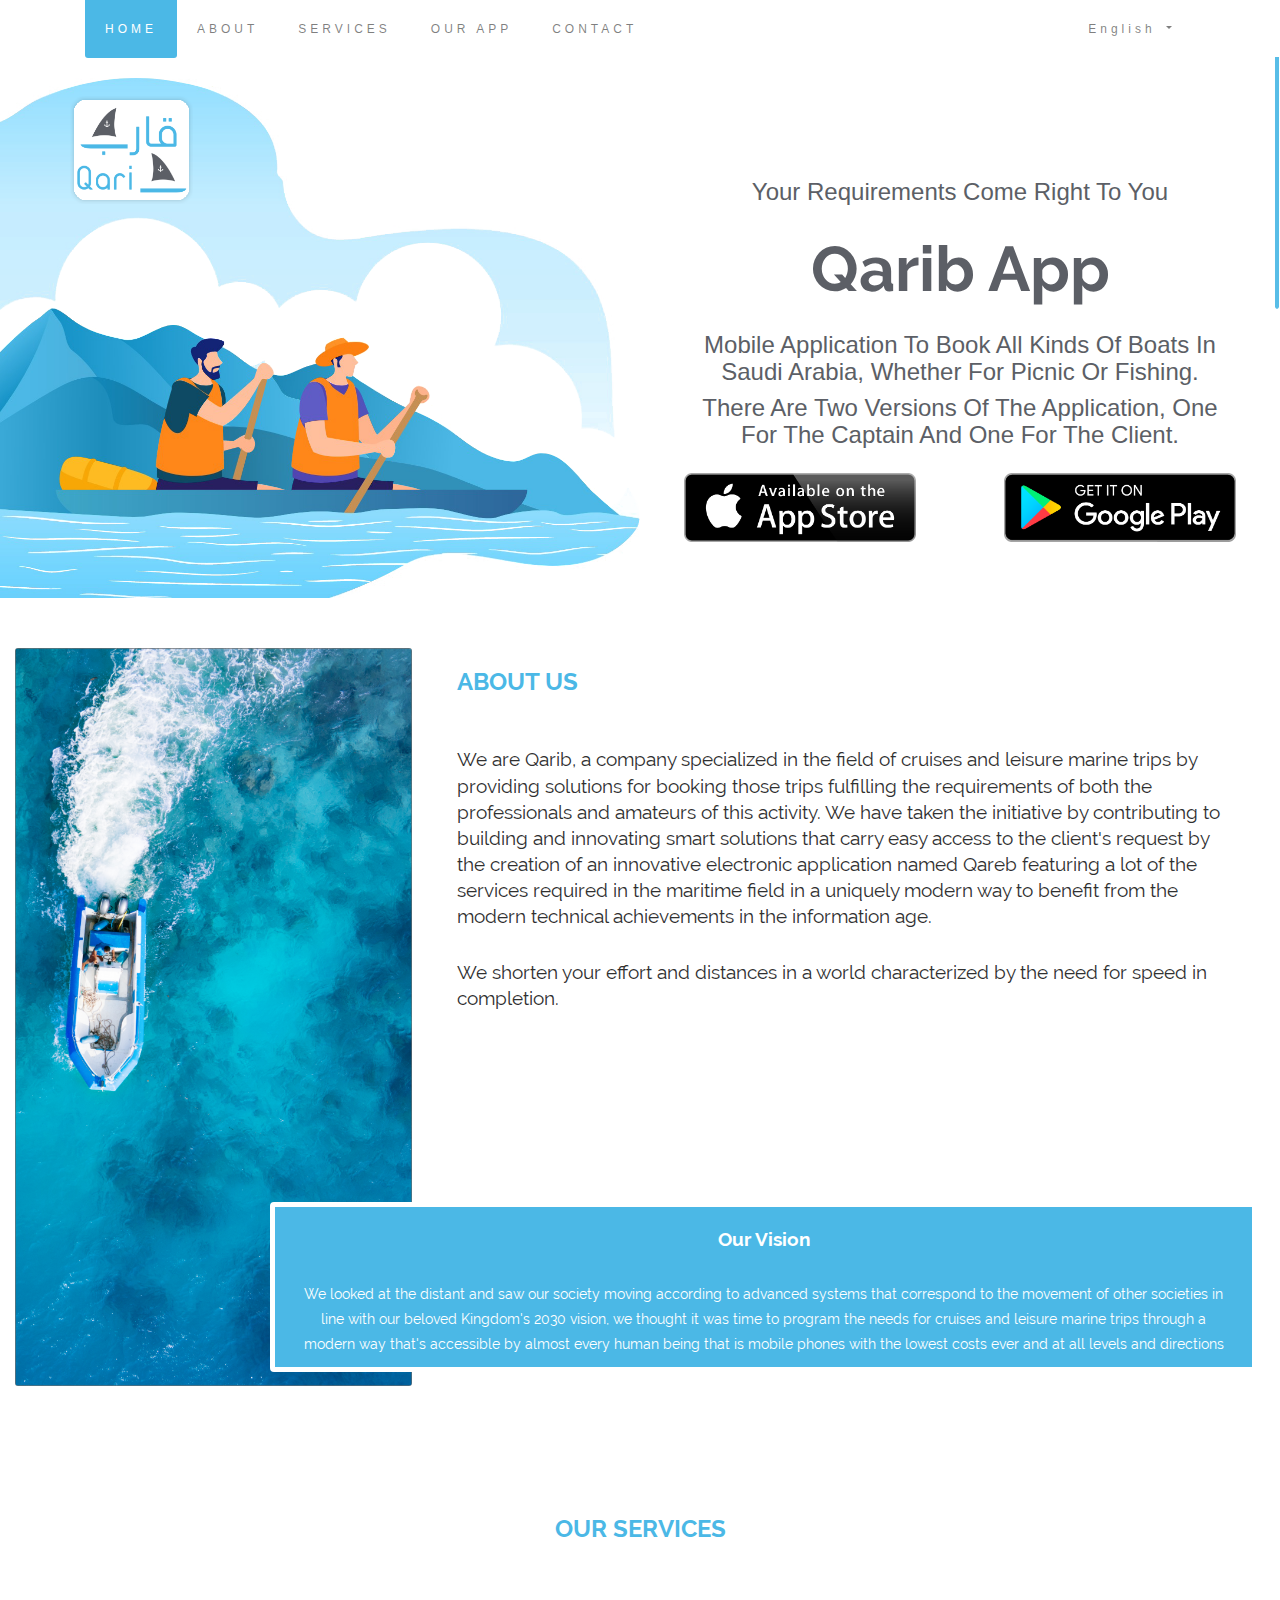
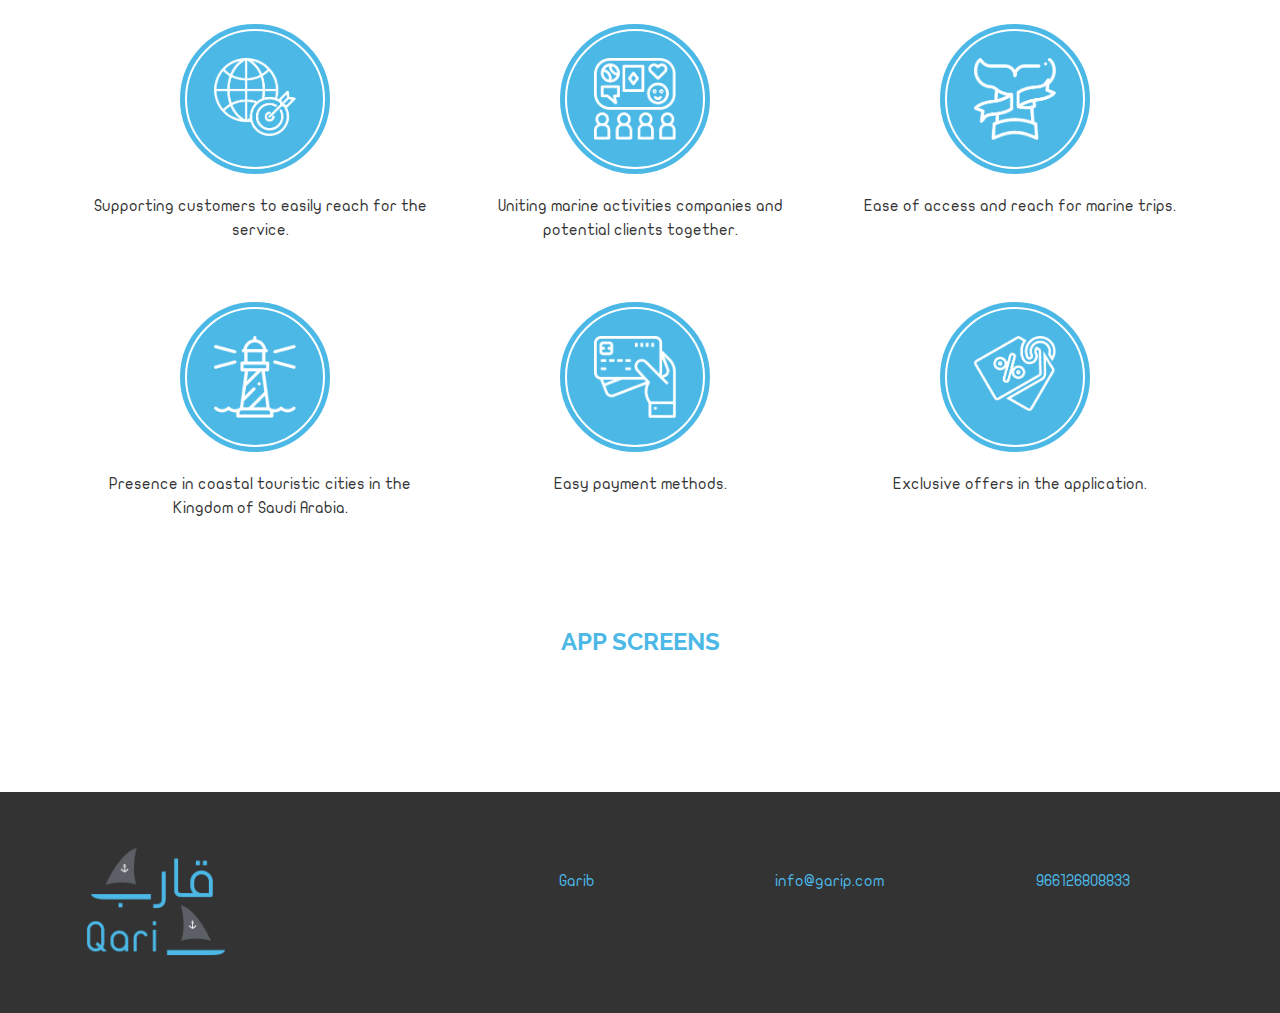
<file: index.html>
<!DOCTYPE html>
<html lang="en">

<head>
    <link rel="shortcut icon" href="assets/img/favicon.ico" type="image/x-icon">
    <link rel="icon" href="assets/img/favicon.ico" type="image/x-icon">
    <meta charset="utf-8">
    <meta http-equiv="X-UA-cmpatible" content="IE=edge">
    <meta name="viewport" content="width=device-width, initial-scale=1">
    <meta name="description" content="">
    <meta name="author" content="">
    <title>Qarib</title>
    <link rel="stylesheet" href="https://use.fontawesome.com/releases/v5.6.3/css/all.css" integrity="sha384-UHRtZLI+pbxtHCWp1t77Bi1L4ZtiqrqD80Kn4Z8NTSRyMA2Fd33n5dQ8lWUE00s/" crossorigin="anonymous">

    <link rel="stylesheet" href="assets/css/bootstrap.min.css">
    <link rel="stylesheet" href="assets/css/animations.css" type="text/css">
    <link rel="stylesheet" href="assets/css/owl.carousel.min.css">
    <link rel="stylesheet" href="assets/css/owl.theme.default.min.css">
    <link rel="stylesheet" href="assets/css/style.css">
    <link rel="stylesheet" href="assets/css/media.css">

</head>

<body>

    <!-- Navbar start -->

    <nav class="navbar navbar-expand-lg navbar-light bg-light fixed-top">
        <div class="container">

            <!--  <a class="navbar-brand" href="#"><img src="assets/img/logo.png"></a> -->

            <button class="navbar-toggler" type="button" data-toggle="collapse" data-target="#navbarSupportedContent" aria-controls="navbarSupportedContent" aria-expanded="false" aria-label="Toggle navigation">
                <span class="navbar-toggler-icon"></span>
            </button>

            <div class="collapse navbar-collapse" id="navbarSupportedContent">

                <ul class="navbar-nav mr-auto">

                    <li class="nav-item">
                        <a class="nav-link active" href="#" data-scroll="home">HOME</a>
                    </li>
                    <li class="nav-item">
                        <a class="nav-link" href="#" data-scroll="about">ABOUT</a>
                    </li>
                    <li class="nav-item">
                        <a class="nav-link" href="#" data-scroll="services">SERVICES</a>
                    </li>
                    <li class="nav-item">
                        <a class="nav-link" href="#" data-scroll="our-app">OUR APP</a>
                    </li>
                    <li class="nav-item">
                        <a class="nav-link" href="#" data-scroll="contact">CONTACT</a>
                    </li>

                    <li class="nav-item dropdown mobile">
                        <a class="nav-link dropdown-toggle" href="#" id="navbarDropdown" role="button" data-toggle="dropdown" aria-haspopup="true" aria-expanded="false">
          English
          <span class="flag-icon flag-icon-us"></span>

        </a>
                        <div class="dropdown-menu" aria-labelledby="navbarDropdown">
                            <a class="dropdown-item" href="index-rtl.html">العربية <span class="flag-icon flag-icon-sa"></span></a>
                        </div>
                    </li>

                </ul>
                <form class="form-inline my-2 my-lg-0">
                    <ul class="navbar-nav mr-auto">
                        <li class="nav-item dropdown">
                            <a class="nav-link dropdown-toggle" href="#" id="navbarDropdown" role="button" data-toggle="dropdown" aria-haspopup="true" aria-expanded="false">
          English
          <span class="flag-icon flag-icon-us"></span>

        </a>
                            <div class="dropdown-menu language" aria-labelledby="navbarDropdown">
                                <a class="dropdown-item" href="index-rtl.html">العربية <span class="flag-icon flag-icon-sa"></span></a>
                            </div>
                        </li>
                    </ul>

                </form>
            </div>
        </div>

    </nav>
    <!-- Navbar End -->

    <!-- home Section Start -->
    <section class="home block" id="home">
        <div class="container-fluid">
            <div class="row">
                <div class="col-12 col-md-6 home-img">
                    <img src="assets/img/page-ar-lg.png" class="img-responsive" />
                </div>
                <div class="col-12 col-md-6 home-content">
                    <h3>your requirements come right to you</h3>
                    <h1>Qarib App</h1>
                    <p>Mobile application to book all kinds of boats in Saudi Arabia, whether for picnic or fishing.</p>
                    <p>There are two versions of the application, one for the captain and one for the client.</p>
                    <div class="row">
                        <div class="col-12 col-md-6">
                            <div class="img-store">
                                <a href=""><img src="assets/img/apple.png"></a>
                            </div>
                        </div>
                        <div class="col-12 col-md-6">

                            <div class="img-store">
                                <a href=""><img src="assets/img/google.png"></a>
                            </div>
                        </div>
                    </div>
                </div>

            </div>
        </div>
    </section>
    <!-- home Section End -->

    <!-- About Section Start -->
    <section class="about block" id="about">
        <div class="container-fluid">
            <div class="row">
                <div class="col-12 col-md-12 col-lg-4 about-img">
                    <img src="assets/img/about.png">
                </div>
                <div class="col-12 col-md-12 col-lg-8">
                    <div class="about-intro">
                        <h2>ABOUT US</h2>
                        <p>We are Qarib, a company specialized in the field of cruises and leisure marine trips by providing solutions for booking those trips fulfilling the requirements of both the professionals and amateurs of this activity. We have taken the initiative by contributing to building and innovating smart solutions that carry easy access to the client's request by the creation of an innovative electronic application named Qareb featuring a lot of the services required in the maritime field in a uniquely modern way to benefit from the modern technical achievements in the information age.</p>
                        <p>We shorten your effort and distances in a world characterized by the need for speed in completion.
                        </p>
                    </div>
                </div>
                <div class="col-12">
                    <div class="our-vision">
                        <h4>Our Vision</h4>
                        <p>We looked at the distant and saw our society moving according to advanced systems that correspond to the movement of other societies in line with our beloved Kingdom's 2030 vision, we thought it was time to program the needs for cruises and leisure marine trips through a modern way that's accessible by almost every human being that is mobile phones with the lowest costs ever and at all levels and directions</p>
                    </div>
                </div>
            </div>
        </div>
    </section>
    <!-- About Section End -->

    <!-- Services Section Start -->
    <section class="services block" id="services">
        <div class="container">
            <h2>OUR SERVICES</h2>

            <div class="row">

                <div class="col-6 col-md-6 col-lg-4">
                    <div class="service">
                        <div class="outer-border">
                            <div class="white-border">
                                <img src="assets/img/global.png">
                            </div>
                        </div>
                        <p>Supporting customers to easily reach for the service.</p>
                    </div>
                </div>
                <div class="col-6 col-md-6 col-lg-4">
                    <div class="service">
                        <div class="outer-border">
                            <div class="white-border">
                                <img src="assets/img/social.png">
                            </div>
                        </div>
                        <p>Uniting marine activities companies and potential clients together.</p>
                    </div>
                </div>
                <div class="col-6 col-md-6 col-lg-4">
                    <div class="service">
                        <div class="outer-border">
                            <div class="white-border">
                                <img src="assets/img/marine.png">
                            </div>
                        </div>
                        <p>Ease of access and reach for marine trips.</p>
                    </div>
                </div>
                <div class="col-6 col-md-6 col-lg-4">
                    <div class="service">
                        <div class="outer-border">
                            <div class="white-border">
                                <img src="assets/img/sea.png">
                            </div>
                        </div>
                        <p>Presence in coastal touristic cities in the Kingdom of Saudi Arabia.</p>
                    </div>
                </div>
                <div class="col-6 col-md-6 col-lg-4">
                    <div class="service">
                        <div class="outer-border">
                            <div class="white-border">
                                <img src="assets/img/surface-1@2x.png">
                            </div>
                        </div>
                        <p>Easy payment methods.</p>
                    </div>
                </div>
                <div class="col-6 col-md-6 col-lg-4">
                    <div class="service">
                        <div class="outer-border">
                            <div class="white-border">
                                <img src="assets/img/sale@2x.png">
                            </div>
                        </div>
                        <p>Exclusive offers in the application.</p>
                    </div>
                </div>

            </div>
        </div>
    </section>
    <!-- Services Section End -->
    <!-- Start Our App Section -->

    <section class="our-app block" id="our-app">
        <div class="container">
            <h2>APP SCREENS</h2>
            <div class="owl-carousel">

                <div><img src="assets/img/Screen@2x.png"></div>
                <div><img src="assets/img/Screen@2x.png"></div>
                <div><img src="assets/img/Screen@2x.png"></div>
                <div><img src="assets/img/Screen@2x.png"></div>
                <div><img src="assets/img/Screen@2x.png"></div>
                <div><img src="assets/img/Screen@2x.png"></div>
                <div><img src="assets/img/Screen@2x.png"></div>
                <div><img src="assets/img/Screen@2x.png"></div>
            </div>
        </div>
    </section>
    <!-- End Our App Section -->

    <!-- Start Contact Section -->
    <section class="contact block" id="contact">
        <div class="container">
            <div class="row">
                <div class="col-12 col-md-4">
                    <div class="logo-img">
                        <img src="assets/img/logo1.png">
                    </div>
                </div>
                <div class="col-12 col-md-8">
                    <div class="row">
                        <div class="col">
                            <div class="contact-info">
                                <i class="fas fa-globe"></i>
                                <span><a href="#">Garib</a></span>
                            </div>
                        </div>

                        <div class="col">
                            <div class="contact-info">
                                <i class="far fa-envelope"></i>
                                <span><a href="#">info@garip.com</a></span>
                            </div>
                        </div>

                        <div class="col">
                            <div class="contact-info">
                                <i class="fas fa-phone-volume"></i>
                                <span>966126808833</span>
                            </div>
                        </div>
                    </div>
                </div>
            </div>
        </div>
    </section>

    <!-- End Contact Section -->

    <div id="scroll-top">
        <i class="fa fa-chevron-up"></i>
    </div>

    <!--End Scroll to top Section  -->

    <script src="assets/js/jquery-3.3.1.min.js"></script>
    <script src="assets/js/css3-animate-it.js"></script>
    <script src="assets/js/owl.carousel.min.js"></script>
    <script src="assets/js/popper.min.js"></script>
    <script src="assets/js/bootstrap.min.js"></script>
    <script src="assets/js/plugins.js"></script>
    <script src="assets/js/jquery.nicescroll.min.js"></script>

</body>

</html>
</file>
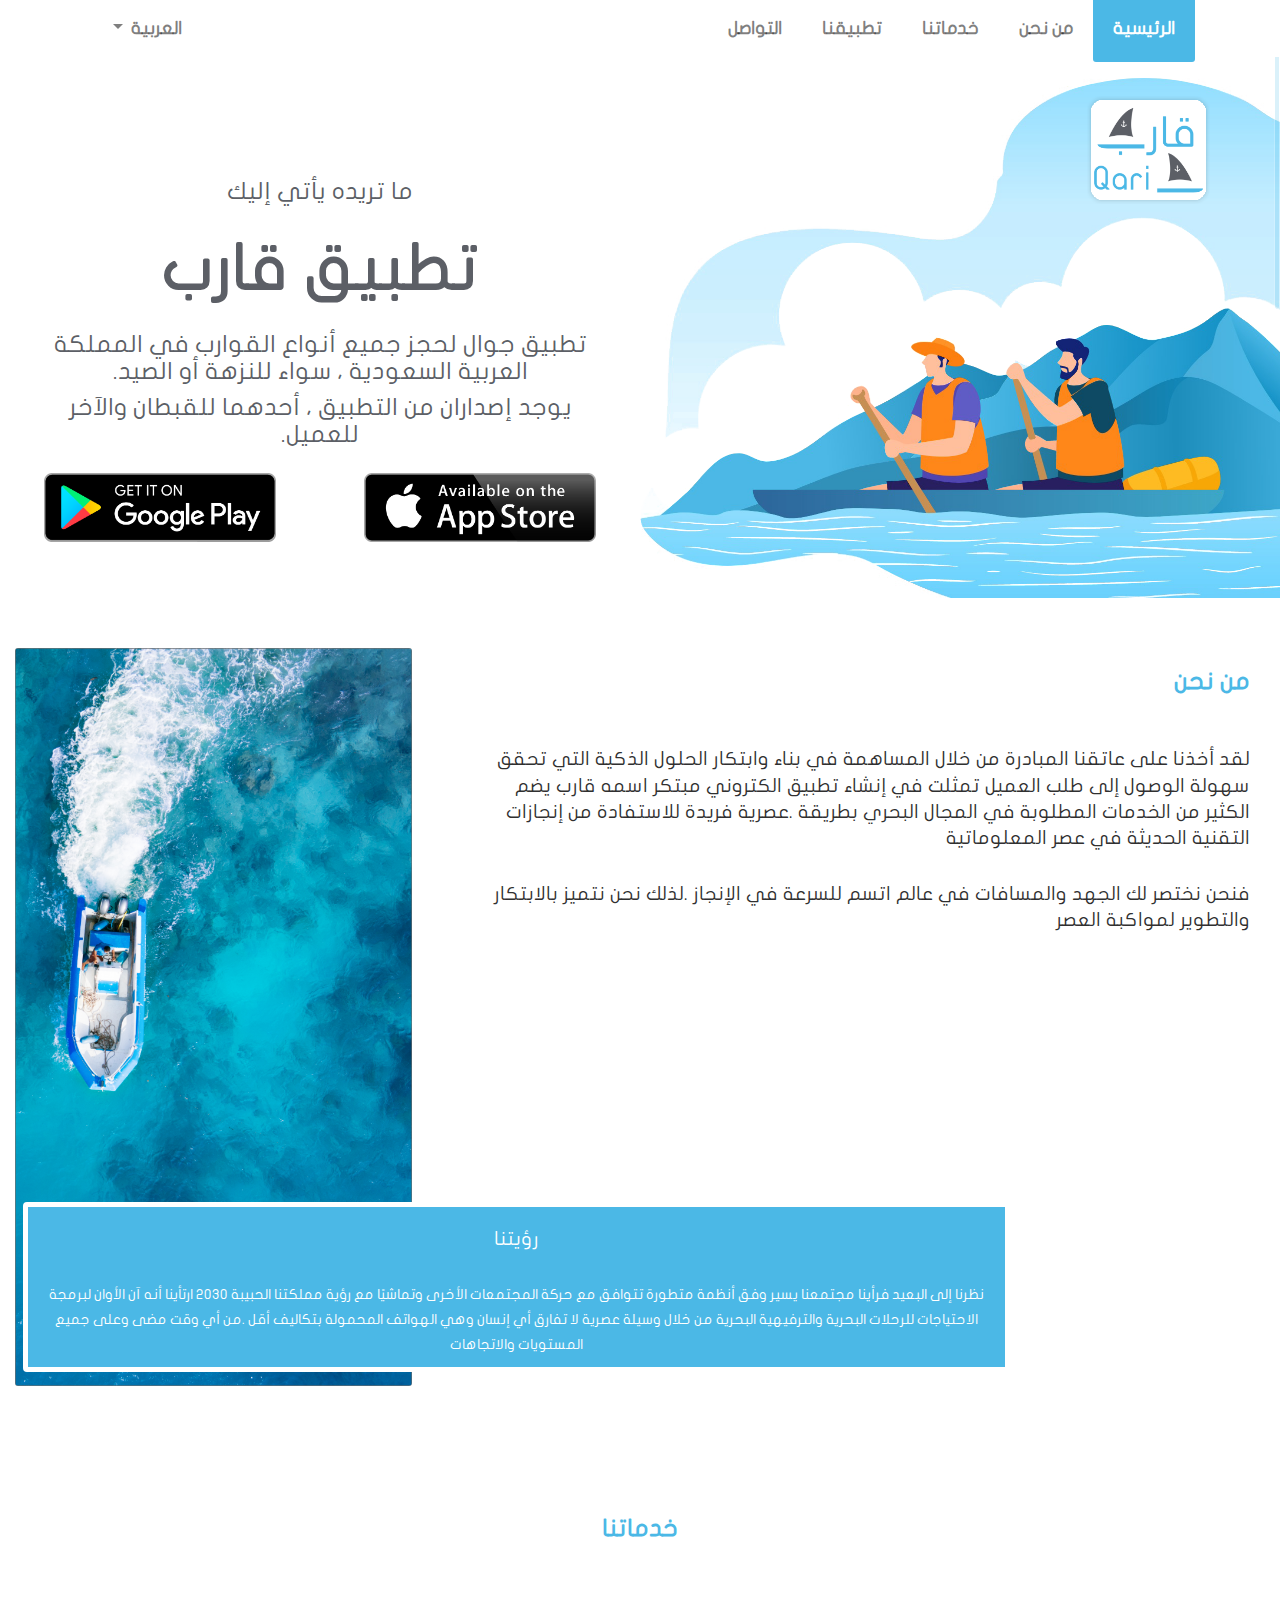
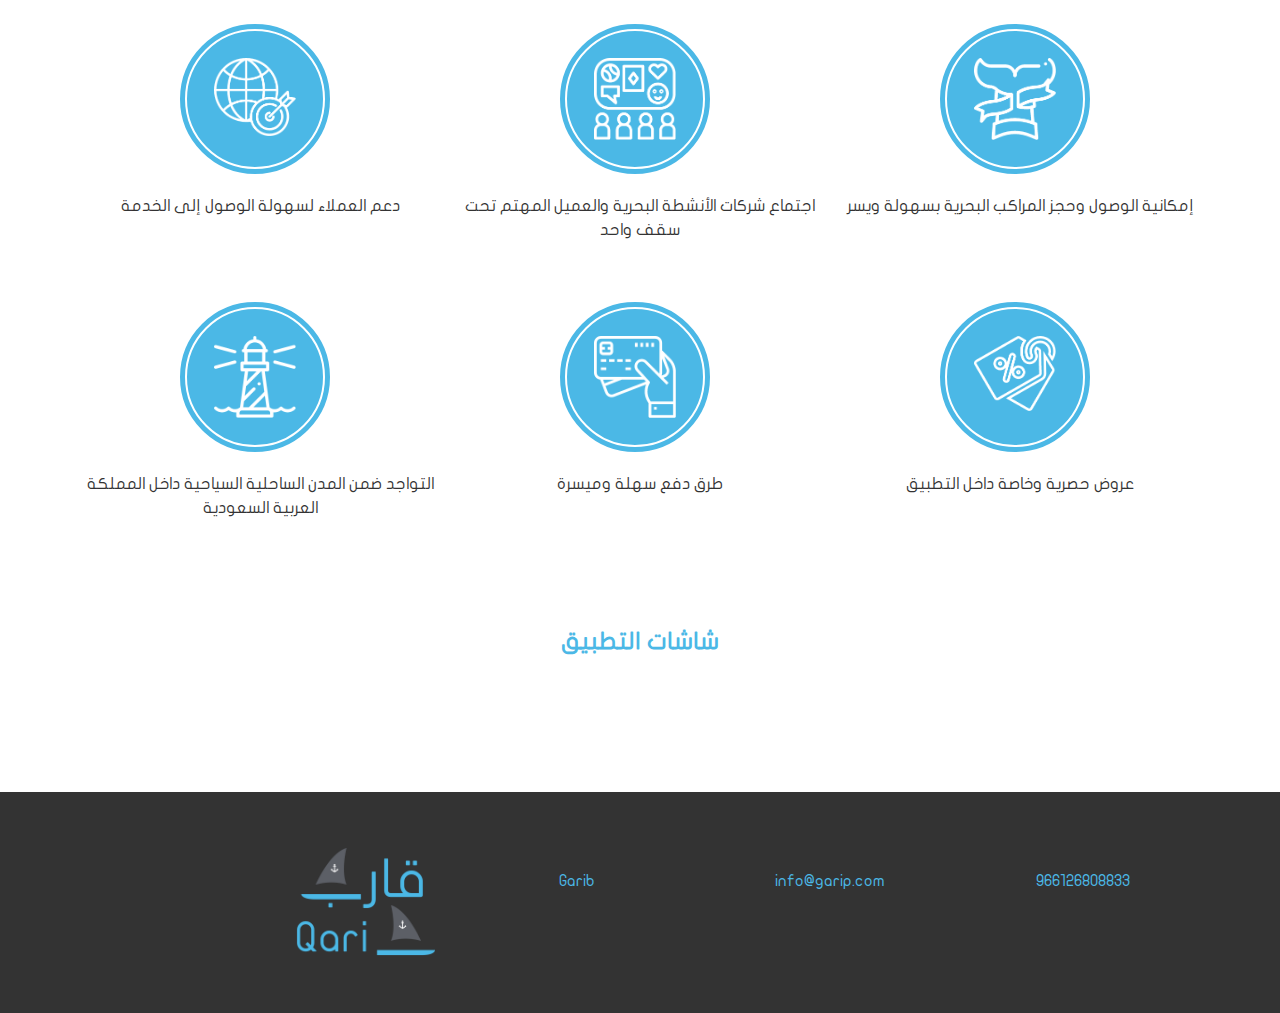
<file: index-rtl.html>
<!DOCTYPE html>
<html lang="Ar">

<head>
    <link rel="shortcut icon" href="assets/img/favicon.ico" type="image/x-icon">
    <link rel="icon" href="assets/img/favicon.ico" type="image/x-icon">
    <meta charset="utf-8">
    <meta http-equiv="X-UA-cmpatible" content="IE=edge">
    <meta name="viewport" content="width=device-width, initial-scale=1">
    <meta name="description" content="">
    <meta name="author" content="">
    <title>Qarib</title>
    <link rel="stylesheet" href="https://use.fontawesome.com/releases/v5.6.3/css/all.css" integrity="sha384-UHRtZLI+pbxtHCWp1t77Bi1L4ZtiqrqD80Kn4Z8NTSRyMA2Fd33n5dQ8lWUE00s/" crossorigin="anonymous">

    <link rel="stylesheet" href="assets/css/bootstrap.min.css">
    <link rel="stylesheet" href="assets/css/bootstrap-rtl.min.css">
    <link rel="stylesheet" href="assets/css/animations.css" type="text/css">
    <link rel="stylesheet" href="assets/css/owl.carousel.min.css">
    <link rel="stylesheet" href="assets/css/owl.theme.default.min.css">
    <link rel="stylesheet" href="assets/css/style-rtl.css">
    <link rel="stylesheet" href="assets/css/media-rtl.css">

</head>

<body>

    <!-- Navbar start -->

    <nav class="navbar navbar-expand-lg navbar-light bg-light fixed-top">
        <div class="container">

            <!--  <a class="navbar-brand" href="#"><img src="assets/img/logo.png"></a> -->

            <button class="navbar-toggler" type="button" data-toggle="collapse" data-target="#navbarSupportedContent" aria-controls="navbarSupportedContent" aria-expanded="false" aria-label="Toggle navigation">
                <span class="navbar-toggler-icon"></span>
            </button>

            <div class="collapse navbar-collapse" id="navbarSupportedContent">

                <ul class="navbar-nav mr-auto">

                    <li class="nav-item">
                        <a class="nav-link active" href="#" data-scroll="home">الرئيسية</a>
                    </li>
                    <li class="nav-item">
                        <a class="nav-link" href="#" data-scroll="about">من نحن</a>
                    </li>
                    <li class="nav-item">
                        <a class="nav-link" href="#" data-scroll="services">خدماتنا</a>
                    </li>
                    <li class="nav-item">
                        <a class="nav-link" href="#" data-scroll="our-app">تطبيقنا</a>
                    </li>
                    <li class="nav-item">
                        <a class="nav-link" href="#" data-scroll="contact">التواصل</a>
                    </li>

                    <li class="nav-item dropdown mobile">
                        <a class="nav-link dropdown-toggle" href="#" id="navbarDropdown" role="button" data-toggle="dropdown" aria-haspopup="true" aria-expanded="false">
          العربية
          <span class="flag-icon flag-icon-us"></span>

        </a>
                        <div class="dropdown-menu" aria-labelledby="navbarDropdown">
                            <a class="dropdown-item" href="/index.html">English</a>
                        </div>
                    </li>

                </ul>
                <form class="form-inline my-2 my-lg-0">
                    <ul class="navbar-nav mr-auto">
                        <li class="nav-item dropdown">
                            <a class="nav-link dropdown-toggle" href="#" id="navbarDropdown" role="button" data-toggle="dropdown" aria-haspopup="true" aria-expanded="false">
          العربية

        </a>
                            <div class="dropdown-menu language" aria-labelledby="navbarDropdown">
                                <a class="dropdown-item" href="/index.html">English</a>
                            </div>
                        </li>
                    </ul>

                </form>
            </div>
        </div>

    </nav>
    <!-- Navbar End -->

    <!-- home Section Start -->
    <section class="home block" id="home">
        <div class="container-fluid">
            <div class="row">
                <div class="col-12 col-md-6 home-img">
                    <img src="assets/img/page-en-lg.png" class="img-responsive" />
                </div>
                <div class="col-12 col-md-6 home-content">
                    <h3>ما تريده يأتي إليك</h3>
                    <h1>تطبيق قارب</h1>
                    <p>تطبيق جوال لحجز جميع أنواع القوارب في
المملكة العربية السعودية ، سواء للنزهة أو الصيد.</p>
                    <p>يوجد إصداران من التطبيق ، أحدهما للقبطان والآخر للعميل.
</p>
                    <div class="row">
                        <div class="col-12 col-md-6">
                            <div class="img-store">
                                <a href=""><img src="assets/img/apple.png"></a>
                            </div>
                        </div>
                        <div class="col-12 col-md-6">

                            <div class="img-store">
                                <a href=""><img src="assets/img/google.png"></a>
                            </div>
                        </div>
                    </div>
                </div>

            </div>
        </div>
    </section>
    <!-- home Section End -->

    <!-- About Section Start -->
    <section class="about block" id="about">
        <div class="container-fluid">
            <div class="row">
               
                <div class="col-12 col-md-12 col-lg-8">
                    <div class="about-intro">
                        <h2>من نحن</h2>
                        <p>لقد أخذنا على عاتقنا المبادرة من خلال المساهمة في بناء وابتكار الحلول الذكية التي تحقق سهولة الوصول إلى طلب العميل تمثلت في إنشاء تطبيق الكتروني مبتكر اسمه قارب يضم الكثير من الخدمات المطلوبة في المجال البحري بطريقة .عصرية فريدة للاستفادة من إنجازات التقنية الحديثة في عصر المعلوماتية</p>
                        <p>فنحن نختصر لك الجهد والمسافات في عالم اتسم للسرعة في الإنجاز .لذلك نحن نتميز بالابتكار والتطوير لمواكبة العصر</p>
                    </div>
                </div>
                 <div class="col-12 col-md-12 col-lg-4 about-img">
                    <img src="assets/img/about.png">
                </div>
                <div class="col-12">
                    <div class="our-vision">
                        <h4>رؤيتنا</h4>
                        <p>نظرنا إلى البعيد فرأينا مجتمعنا يسير وفق أنظمة متطورة تتوافق مع حركة المجتمعات الأخرى وتماشيًا مع رؤية مملكتنا الحبيبة 2030 ارتأينا أنه آن الأوان لبرمجة الاحتياجات للرحلات البحرية والترفيهية البحرية من خلال وسيلة عصرية لا تفارق أي إنسان وهي الهواتف المحمولة بتكاليف أقل .من أي وقت مضى وعلى جميع المستويات والاتجاهات</p>
                    </div>
                </div>
            </div>
        </div>
    </section>
    <!-- About Section End -->

    <!-- Services Section Start -->
    <section class="services block" id="services">
        <div class="container">
            <h2>خدماتنا</h2>
            <div class="row">

                <div class="col-6 col-md-4">
                    <div class="service">
                        <div class="outer-border">
                            <div class="white-border">
                                <img src="assets/img/global.png">
                            </div>
                        </div>
                        <p>دعم العملاء لسهولة الوصول إلى الخدمة</p>
                    </div>
                </div>
                <div class="col-6 col-md-4">
                    <div class="service">
                        <div class="outer-border">
                            <div class="white-border">
                                <img src="assets/img/social.png">
                            </div>
                        </div>
                        <p>اجتماع شركات الأنشطة البحرية والعميل المهتم تحت سقف واحد</p>
                    </div>
                </div>
                <div class="col-6 col-md-4">
                    <div class="service">
                        <div class="outer-border">
                            <div class="white-border">
                                <img src="assets/img/marine.png">
                            </div>
                        </div>
                        <p>إمكانية الوصول وحجز المراكب البحرية بسهولة ويسر</p>
                    </div>
                </div>
                <div class="col-6 col-md-4">
                    <div class="service">
                        <div class="outer-border">
                            <div class="white-border">
                                <img src="assets/img/sea.png">
                            </div>
                        </div>
                        <p>التواجد ضمن المدن الساحلية السياحية داخل المملكة العربية السعودية</p>
                    </div>
                </div>
                <div class="col-6 col-md-4">
                    <div class="service">
                        <div class="outer-border">
                            <div class="white-border">
                                <img src="assets/img/surface-1@2x.png">
                            </div>
                        </div>
                        <p>طرق دفع سهلة وميسرة</p>
                    </div>
                </div>
                <div class="col-6 col-md-4">
                    <div class="service">
                        <div class="outer-border">
                            <div class="white-border">
                                <img src="assets/img/sale@2x.png">
                            </div>
                        </div>
                        <p>عروض حصرية وخاصة داخل التطبيق</p>
                    </div>
                </div>

            </div>
        </div>
    </section>
    <!-- Services Section End -->
    <!-- Start Our App Section -->

    <section class="our-app block" id="our-app">
        <div class="container">
            <h2>شاشات التطبيق</h2>
            <div class="owl-carousel">

                <div><img src="assets/img/Screen@2x.png"></div>
                <div><img src="assets/img/Screen@2x.png"></div>
                <div><img src="assets/img/Screen@2x.png"></div>
                <div><img src="assets/img/Screen@2x.png"></div>
                <div><img src="assets/img/Screen@2x.png"></div>
                <div><img src="assets/img/Screen@2x.png"></div>
                <div><img src="assets/img/Screen@2x.png"></div>
                <div><img src="assets/img/Screen@2x.png"></div>
            </div>
        </div>
    </section>
    <!-- End Our App Section -->

    <!-- Start Contact Section -->
    <section class="contact block" id="contact">
        <div class="container">
            <div class="row">
                <div class="col-12 col-md-4">
                    <div class="logo-img">
                        <img src="assets/img/logo1.png">
                    </div>
                </div>
                <div class="col-12 col-md-8">
                    <div class="row">
                        <div class="col">
                            <div class="contact-info">
                                <i class="fas fa-globe"></i>
                                <span><a href="#">Garib</a></span>
                            </div>
                        </div>

                        <div class="col">
                            <div class="contact-info">
                                <i class="far fa-envelope"></i>
                                <span><a href="#">info@garip.com</a></span>
                            </div>
                        </div>

                        <div class="col">
                            <div class="contact-info">
                                <i class="fas fa-phone-volume"></i>
                                <span>966126808833</span>
                            </div>
                        </div>
                    </div>
                </div>
            </div>
        </div>
    </section>

    <!-- End Contact Section -->

    <div id="scroll-top">
        <i class="fa fa-chevron-up"></i>
    </div>

    <!--End Scroll to top Section  -->

    <script src="assets/js/jquery-3.3.1.min.js"></script>
    <script src="assets/js/css3-animate-it.js"></script>
    <script src="assets/js/owl.carousel.min.js"></script>
    <script src="assets/js/popper.min.js"></script>
    <script src="assets/js/bootstrap.min.js"></script>
    <script src="assets/js/plugins.js"></script>
    <script src="assets/js/jquery.nicescroll.min.js"></script>

</body>

</html>
</file>
<file: assets/css/style.css>
@font-face {
    font-family: "Raleway-Bold";
    src: url("../fonts/Raleway-Bold.ttf");
}

@font-face {
    font-family: "Raleway-Regular";
    src: url("../fonts/Raleway-Regular.ttf");
}

@font-face {
    font-family: "Raleway-SemiBold";
    src: url("../fonts/Raleway-SemiBold.ttf");
}

@font-face {
    font-family: "ArbFONTS-JF Flat Regular";
    src: url("../fonts/ArbFONTS-JF Flat Regular.otf");
}

@font-face {
    font-family: "ArbFONTS-JF-Flat-Regular";
    src: url("../fonts/ArbFONTS-JF-Flat-Regular.ttf");
}

body {
    font-family: ArbFONTS-JF-Flat-Regular, Andalus, serif;
    margin: 0;
}


/* Start Scroll To Top Section */

#scroll-top {
    position: fixed;
    width: 40px;
    height: 40px;
    text-align: center;
    right: 15px;
    bottom: 20px;
    z-index: 9999;
    opacity: 0.6;
    color: #4bb8e6;
    border: 5px solid #4bb8e6;
    background-color: #fff;
    line-height: 33px;
    border-radius: 50%;
    display: none;
    cursor: pointer;
    transition-duration: 0.2s;
}

#scroll-top:hover {
    opacity: 1;
    border: 3px solid #4bb8e6;
    color: #4bb8e6;
    line-height: 30px;
    transition-duration: 0.2s;
}

#scroll-top i {}

.nicescroll-cursors {
    background-color: #4bb8e6 !important;
}


/* End Scroll To Top Section */

h1,
h2,
h3,
h4,
h5,
h6,
p,
ul {
    margin: 0;
}


/*------------------ Navbar Start ------------------------ */

.nav-item.mobile {
    display: none;
}

.navbar-nav.mobile {
    display: none;
}

.navbar-brand {
    width: 20%;
}

.navbar-brand img {
    max-width: 100%;
    max-height: 100%;
    display: block;
}

.bg-light {
    background-color: #fff!important;
    height: 57px;
}

.dropdown-menu.last {
    left: unset;
    right: 0;
}

.navbar-light .navbar-nav .nav-link {
    padding: 20px;
    border-bottom-left-radius: 3px;
    border-bottom-right-radius: 3px;
    margin: 0;
    font-family: Montserrat, sans-serif;
    letter-spacing: 4px;
    font-size: 12px;
    /*   margin-top: -9px;*/
}

.navbar-light .navbar-nav .nav-link.active {
    background-color: #4bb8e6;
    color: #fff;
}

.navbar-light .navbar-nav .nav-link:hover {
    background-color: #4bb8e6;
    color: #fff;
}

.form-inline .navbar-nav .nav-link {
    margin-right: 3px;
    margin-left: 3px;
}

.notification .dropdown-toggle::after {
    display: none;
}

.dropdown-item {
    color: #5c5f66;
    margin-top: -10px;
    width: 66%;
    border-bottom-left-radius: 3px;
    border-bottom-right-radius: 3px;
    margin-left: 3px;
}

.dropdown-item:focus,
.dropdown-item:hover {
    background-color: #4bb8e6;
    color: #fff;
}

.dropdown-menu.show {
    border: none;
}


/*------------------ Navbar End ------------------------ */


/*------------------ Home Start ------------------------ */

.home {
    margin-top: 78px;
}

.home .home-img {
    padding: 0px;
}

.home .home-img img {
    max-width: 100%;
}

.home .home-content {
    /* justify-content: center; */
    text-align: center;
    color: #5c5f66;
}

.home .home-content h3 {
    font-size: 24px;
    margin-top: 100px;
    margin-bottom: 25px;
    text-transform: capitalize;
    font-family: Arial, Raleway-Regular, sans-serif;
}

.home .home-content h1 {
    font-size: 63px;
    font-weight: 600;
    font-family: Raleway-Bold;
    margin-bottom: 25px;
    /* text-transform: unset; */
}

.home .home-content p {
    font-size: 25px;
    margin-top: 10px;
    margin-bottom: 5px;
    padding: 0 30px;
    text-transform: capitalize;
    font-size: 24px;
    text-transform: capitalize;
    line-height: 1.1;
    font-family: Arial, Raleway-Regular, sans-serif;
}

.home .img-store {
    margin-top: 20px;
}

.home .img-store img {
    max-width: 80%;
}


/*------------------ Home End ------------------------ */


/*------------------ About Start ------------------------ */

.about {
    padding: 50px 0;
    position: relative;
}

.about .about-img {}

.about .about-img img {
    max-width: 100%;
    border-radius: 3px;
}

.about .about-intro {
    margin-left: 15px;
    padding-right: 40px;
}

.about .about-intro h2 {
    font-family: Raleway-Bold;
    color: #4bb8e6;
    font-weight: 600;
    margin-top: 20px;
    margin-bottom: 50px;
    font-size: 24px;
}

.about .about-intro p {
    font-family: Raleway-Regular;
    font-size: 19px;
    line-height: 1.375em;
    color: #303030;
    font-weight: 400;
    margin-bottom: 30px;
}

.about .our-vision {
    position: absolute;
    bottom: 120px;
    left: 420px;
    right: 300px;
    background-color: #4bb8e6;
    color: white;
    padding-left: 20px;
    padding-right: 20px;
    border: white solid 5px;
    text-align: center;
    border-radius: 4px;
}

.about .our-vision h4 {
    font-family: Raleway-Bold;
    color: white;
    padding-top: 1em;
    /* font-size: 19px; */
    font-size: 19px;
    line-height: 1.375em;
    /* color: #303030; */
    font-weight: 400;
    margin-bottom: 30px;
}

.about .our-vision p {
    font-size: 14px;
    font-family: Raleway-Regular;
    margin: 0 0 10px;
    line-height: 1.8;
}


/*------------------ About End ------------------------ */


/*------------------ Services Start ------------------------ */

.services {
    padding-top: 78px;
}

.services h2 {
    text-align: center;
    font-family: Raleway-Bold;
    color: #4bb8e6;
    font-size: 24px;
    text-transform: uppercase;
    font-weight: 600;
    margin-bottom: 50px;
}

.services .col-md-4 {
    padding: 0px;
}

.services .service {
    /* text-align: center !important; */
    /* box-sizing: border-box; */
    margin-top: 30px;
    margin-bottom: 30px;
    /* margin: 30px auto; */
}

.services .service .outer-border {
    height: 150px;
    width: 150px;
    background: #4bb8e6;
    border: 5px solid #4bb8e6;
    border-radius: 50%;
    text-align: center;
    margin-left: 50%;
    margin-left: calc(50% - 80px);
    /* margin: auto; */
    /* padding: 0 5px 5px 0; */
    /* box-sizing: border-box; */
}

.services .service .outer-border .white-border {
    height: 140px;
    width: 140px;
    /* align-self: baseline; */
    border: 2px solid #fff;
    border-radius: 50%;
    background: #4bb8e6;
    /* padding: 10px 0 0 0; */
    /* margin: 10px 0 0 0; */
    /* margin: 5px 0 0 5px; */
    /* margin: calc(100% - 316px) auto; */
}

.services .service .outer-border .white-border img {
    max-width: 60%;
    /* width: 50%; */
    margin-top: calc(100% - 109px);
    /* line-height: 140px; */
    /* display: none; */
}

.services p {
    color: #333333;
    margin: 20px 0 0px 0px;
    font-size: 16px;
    text-align: center;
}


/*------------------ Services End ------------------------ */


/*------------------ Our App Start ------------------------ */

.our-app {
    padding-top: 78px;
}

.our-app h2 {
    text-align: center;
    font-family: Raleway-Bold;
    color: #4bb8e6;
    font-size: 24px;
    text-transform: uppercase;
    font-weight: 600;
    margin-bottom: 50px;
}


/*------------------ Our App End ------------------------ */


/*------------------ Contact Start ------------------------ */

.contact {
    margin-top: 135px;
        padding: 40px 0;

    background: #333;
}

.contact .logo-img {}

.contact .logo-img img {
    max-width: 100%;
}

.contact .contact-info {
    text-align: center;
    padding-top: calc(50% - 3em);
    padding-top: 27px;
}

.contact .contact-info i {
    display: block;
    color: #4BB8E6;
    font-size: 55px;
    margin-bottom: 10px;
}

.contact .contact-info span {
    color: #4BB8E6;
}

.contact .contact-info span a {
    color: #4BB8E6;
}


/*------------------ Contact End ------------------------ */
</file>
<file: assets/css/media.css>
/* MEDIA QUERY */


/*---------- XS -------------- XS --------------- XS --------------- XS ------------------- XS --------- */

@media(min-width: 320px) and (max-width: 767px) {
    /* Navbar Start */
    .bg-light {
        height: auto;
    }
    .navbar .form-inline {
        display: none;
    }
    .nav-item.mobile {
        display: inline-block;
    }
    body {
        position: relative;
    }
    .navbar-light .navbar-nav .nav-link {
        padding: 10px 10px 2px 10px;
        margin: 0;
        font-size: 14px;
    }
    .navbar-nav.mobile {
        display: inline-block;
        position: absolute;
        right: 25%;
        font-size: 26px;
        z-index: 999;
    }
    .notification .far {
        color: #B08A16;
    }
    .navbar-brand {
        width: 50%;
    }
    .navbar-nav.mobile .dropdown-menu.last {
        right: auto;
        /*    left: 0px !important;*/
        padding: 6px 25px;
    }
    .dropdown-item {
        color: rgba(0, 0, 0, .5);
        padding: 0;
        padding: .5rem 0;
        border: none;
        padding: 10px 10px 2px 10px;
        margin: 0;
        font-size: 14px;
        width: auto;
    }
    .dropdown-menu.show {
        border: none;
        padding: 10px 10px 2px 10px;
        margin: 0;
        font-size: 14px;
    }
    /* Navbar End */
    /*------------------ Home Start ------------------------ */
    .home {}
    .home .home-img {}
    .home .home-img img {}
    .home .home-content {}
    .home .home-content h3 {
        margin-top: 34px;
        font-size: 19px;
    }
    .home .home-content h1 {
        font-size: 40px;
    }
    .home .home-content p {
        padding: 6px 10px;
        font-size: 16px;
        line-height: 1.3;
    }
    .home .img-store {}
    .home .img-store img {
        max-width: 60%;
    }
    /*------------------ Home End ------------------------ */
    /*------------------ About Start ------------------------ */
    .about {}
    .about .about-img {}
    .about .about-img img {
        display: none;
    }
    .about .about-intro {
        text-align: center;
        padding: 0;
        bottom: 120px;
        left: 420px;
        right: 300px;
        background-color: #4bb8e6;
        color: white;
        padding-left: 20px;
        padding-right: 20px;
        text-align: center;
        border-top-left-radius: 3px;
        border-top-right-radius: 3px;
        margin-left: 0px;
        padding-bottom: 20px;
    }
    .about .about-intro h2 {
        margin-bottom: 35px;
        color: #fff;
        padding-top: 1em;
        margin-top: 0px;
    }
    .about .about-intro p {
        font-size: 16px;
        text-align: justify;
        font-size: 14px;
        font-family: Raleway-Regular;
        margin: 0 0 10px;
        line-height: 1.8;
        color: #fff;
    }
    .about .our-vision {
        position: static;
        border: none;
        padding-bottom: 20px;
        border-radius: 0px;
        border-bottom-left-radius: 3px;
        border-bottom-right-radius: 3px;
    }
    .about .our-vision h4 {
        font-size: 24px;
    }
    .about .our-vision p {
        text-align: justify;
    }
    /*------------------ About End ------------------------ */
    /*------------------ Services Start ------------------------ */
    .services .col-md-4 {
        padding: 0px;
        padding-left: 15px;
        padding-right: 15px;
    }

    .services .service .outer-border {
    height: 150px;
    width: 150px;
    background: #4bb8e6;
    border: 5px solid #4bb8e6;
    border-radius: 50%;
    text-align: center;
    /* margin: auto; */
    /* padding: 0 5px 5px 0; */
    /* box-sizing: border-box; */
}

.services .service .outer-border .white-border {
    height: 140px;
    width: 139px;
    align-self: baseline;
    border: 2px solid #fff;
    border-radius: 50%;
    background: #4bb8e6;
    /* padding: 10px 0 0 0; */
    /* margin: 10px 0 0 0; */
    /* margin: 5px 0 0 5px; */
    /* margin: calc(100% - 316px) auto; */
}
    .services .service .outer-border .white-border img {
    max-width: 80%;
    width: 50%;
    line-height: 150px;
    margin-top: calc(100% - 100px);
    /* display: none; */
}


    /*------------------ Services End ------------------------ */
    /*------------------ Contact Start ------------------------ */
    .contact {}
    .contact .logo-img {
        text-align: center;
    }
    .contact .logo-img img {}
    .contact .contact-info {
        padding-bottom: 30px;
        padding-top: 40px;
    }
    .contact .contact-info i {
        font-size: 30px;
    }
    .contact .contact-info span {}
    .contact .contact-info span a {}
}


/* ----------------------------------------------------------------------------------------------*/

@media(min-width: 360px) and (max-width: 767px) {}


/* ----------------------------------------------------------------------------------------------*/

@media(min-width: 375px) and (max-width: 767px) {}


/* ----------------------------------------------------------------------------------------------*/

@media(min-width: 411px) and (max-width: 767px) {
    .navbar-nav.mobile {
        font-size: 30px;
    }
}


/* ----------------------------------------------------------------------------------------------*/

@media(min-width: 414px) and (max-width: 767px) {}


/* ----------------------------------------------------------------------------------------------*/

@media(min-width: 568px) and (max-width: 767px) {
    .navbar-nav.mobile {
        font-size: 34px;
        top: 5px;
    }
}


/* ------- SM ------------- SM ------------- SM ------------- SM ------------- SM ------------- SM ------ */

@media(min-width: 640px) and (max-width: 767px) {}


/* ---------------------------------------------------------------------- */

@media(min-width: 667px) and (max-width: 767px) {}


/* ---------------------------------------------------------------------- */

@media(min-width: 731px) and (max-width: 767px) {}


/* ---------------------------------------------------------------------- */

@media(min-width: 736px) and (max-width: 767px) {}


/* ----- MD --------- MD --------- MD --------- MD --------- MD --------- MD --------- MD --------- MD ----*/

@media(min-width: 768px) and (max-width: 991px) {
 /* Navbar Start */
    .bg-light {
        height: auto;
    }
    .navbar .form-inline {
        display: none;
    }
    .nav-item.mobile {
        display: inline-block;
    }
    body {
        position: relative;
    }
    .navbar-light .navbar-nav .nav-link {
        padding: 10px 10px 2px 10px;
        margin: 0;
        font-size: 14px;
    }
    .navbar-nav.mobile {
        display: inline-block;
        position: absolute;
        right: 25%;
        font-size: 26px;
        z-index: 999;
    }
    .notification .far {
        color: #B08A16;
    }
    .navbar-brand {
        width: 50%;
    }
    .navbar-nav.mobile .dropdown-menu.last {
        right: auto;
        /*    left: 0px !important;*/
        padding: 6px 25px;
    }
    .dropdown-item {
        color: rgba(0, 0, 0, .5);
        padding: 0;
        padding: .5rem 0;
        border: none;
        padding: 10px 10px 2px 10px;
        margin: 0;
        font-size: 14px;
        width: auto;
    }
    .dropdown-menu.show {
        border: none;
        padding: 10px 10px 2px 10px;
        margin: 0;
        font-size: 14px;
    }
    /* Navbar End */
    /*------------------ Home Start ------------------------ */
    .home {}
    .home .home-img {}
    .home .home-img img {}
    .home .home-content {}
    .home .home-content h3 {
        margin-top: 34px;
        font-size: 19px;
    }
    .home .home-content h1 {
        font-size: 40px;
    }
    .home .home-content p {
        padding: 6px 10px;
        font-size: 16px;
        line-height: 1.3;
    }
    .home .img-store {}
    .home .img-store img {
        max-width: 60%;
    }
    /*------------------ Home End ------------------------ */
    /*------------------ About Start ------------------------ */
    .about {}
    .about .about-img {}
    .about .about-img img {
        display: none;
    }
    .about .about-intro {
        text-align: center;
        padding: 0;
        bottom: 120px;
        left: 420px;
        right: 300px;
        background-color: #4bb8e6;
        color: white;
        padding-left: 20px;
        padding-right: 20px;
        text-align: center;
        border-top-left-radius: 3px;
        border-top-right-radius: 3px;
        margin-left: 0px;
        padding-bottom: 20px;
    }
    .about .about-intro h2 {
        margin-bottom: 35px;
        color: #fff;
        padding-top: 1em;
        margin-top: 0px;
    }
    .about .about-intro p {
        font-size: 16px;
        text-align: center;
        font-size: 14px;
        font-family: Raleway-Regular;
        margin: 0 0 10px;
        line-height: 1.8;
        color: #fff;
    }
    .about .our-vision {
        position: static;
        border: none;
        padding-bottom: 20px;
        border-radius: 0px;
        border-bottom-left-radius: 3px;
        border-bottom-right-radius: 3px;
    }
    .about .our-vision h4 {
        font-size: 24px;
    }
    .about .our-vision p {
        text-align: justify;
    }
    /*------------------ About End ------------------------ */
    /*------------------ Services Start ------------------------ */
    .services .col-md-4 {
        padding: 0px;
        padding-left: 15px;
        padding-right: 15px;
    }
    /*------------------ Services End ------------------------ */
    /*------------------ Contact Start ------------------------ */
    .contact {}
    .contact .logo-img {
        text-align: center;
    }
    .contact .logo-img img {}
    .contact .contact-info {
        padding-bottom: 30px;
        padding-top: 40px;
    }
    .contact .contact-info i {
        font-size: 30px;
    }
    .contact .contact-info span {}
    .contact .contact-info span a {}

}
@media(min-width: 992px) and (max-width: 1024px) {
        .about .about-intro p {
    font-size: 18px;
    line-height: 1.3em;

}
}

/* ---- LG ------- LG ------- LG ------- LG ------- LG ------- LG ------- LG ------- LG -------- LG ------- */

@media(min-width: 1024px) and (max-width: 1365px) {

    .about .our-vision{
                bottom: 15px;
        left: 270px;
        right: 23px;
    }
}


/* ------- XL ----------- XL ----------- XL ----------- XL ----------- XL ----------- XL ----------- XL ---- */

@media(min-width: 1366px) and (max-width: 1367px) {}
</file>
<file: assets/css/style-rtl.css>
@font-face {
    font-family: "Raleway-Bold";
    src: url("../fonts/Raleway-Bold.ttf");
}

@font-face {
    font-family: "Raleway-Regular";
    src: url("../fonts/Raleway-Regular.ttf");
}

@font-face {
    font-family: "Raleway-SemiBold";
    src: url("../fonts/Raleway-SemiBold.ttf");
}

@font-face {
    font-family: "ArbFONTS-JF Flat Regular";
    src: url("../fonts/ArbFONTS-JF Flat Regular.otf");
}

@font-face {
    font-family: "ArbFONTS-JF-Flat-Regular";
    src: url("../fonts/ArbFONTS-JF-Flat-Regular.ttf");
}

body {
    font-family: ArbFONTS-JF-Flat-Regular, Andalus, serif !important;
    margin: 0;

}

nav ul li {
    font-family: ArbFONTS-JF-Flat-Regular, Andalus, serif;
    font-size: x-large;
    /* direction: ltr; */
    font-weight: 600;
    /* float: right; */
}
h1,h2,h3,h4,h5,h6,p,span{
    font-family: ArbFONTS-JF-Flat-Regular, Andalus, serif !important;
}



/* Start Scroll To Top Section */

#scroll-top {
    position: fixed;
    width: 40px;
    height: 40px;
    text-align: center;
    left: 15px;
    bottom: 20px;
    z-index: 9999;
    opacity: 0.6;
    color: #4bb8e6;
    border: 5px solid #4bb8e6;
    background-color: #fff;
    line-height: 33px;
    border-radius: 50%;
    display: none;
    cursor: pointer;
    transition-duration: 0.2s;
}

#scroll-top:hover {
    opacity: 1;
    border: 3px solid #4bb8e6;
    color: #4bb8e6;
    line-height: 30px;
    transition-duration: 0.2s;
}

#scroll-top i {}

.nicescroll-cursors {
    background-color: #4bb8e6 !important;
}


/* End Scroll To Top Section */

h1,
h2,
h3,
h4,
h5,
h6,
p,
ul {
    margin: 0;
}


/*------------------ Navbar Start ------------------------ */

.nav-item.mobile {
    display: none;
}

.navbar-nav.mobile {
    display: none;
}

.navbar-brand {
    width: 20%;
}

.navbar-brand img {
    max-width: 100%;
    max-height: 100%;
    display: block;
}

.navbar-nav {margin-right: 0px !important; }

.bg-light {
    background-color: #fff!important;
    height: 57px;
    direction: rtl;
    font-family: ArbFONTS-JF-Flat-Regular, Andalus, serif;
}

.dropdown-menu.last {
    right: unset;
    left: 0;
}

.navbar-light .navbar-nav .nav-link {
    padding: 20px;
    border-bottom-right-radius: 3px;
    border-bottom-left-radius: 3px;
    margin: 0;
    /* letter-spacing: 4px; */
    font-size: 18px;
    /* float: right; */
    /*   margin-top: -9px;*/
}

.navbar-light .navbar-nav .nav-link.active {
    background-color: #4bb8e6;
    color: #fff;
}

.navbar-light .navbar-nav .nav-link:hover {
    background-color: #4bb8e6;
    color: #fff;
}

.form-inline .navbar-nav .nav-link {
    margin-left: 3px;
    margin-right: 3px;
}

.notification .dropdown-toggle::after {
    display: none;
}

.dropdown-item {
    color: #5c5f66;
    margin-top: -10px;
    width: 66%;
    border-bottom-right-radius: 3px;
    border-bottom-left-radius: 3px;
    margin-right: 3px;
}

.dropdown-item:focus,
.dropdown-item:hover {
    background-color: #4bb8e6;
    color: #fff;
}

.dropdown-menu.show {
    border: none;
}


/*------------------ Navbar End ------------------------ */


/*------------------ Home Start ------------------------ */

.home {
    margin-top: 78px;
    direction: rtl;
}

.home .home-img {
    padding: 0px;
}

.home .home-img img {
    max-width: 100%;
}

.home .home-content {
    /* justify-content: center; */
    text-align: center;
    color: #5c5f66;
}

.home .home-content h3 {
    font-size: 24px;
    margin-top: 100px;
    margin-bottom: 25px;
    text-transform: capitalize;
}

.home .home-content h1 {
    font-size: 63px;
    font-weight: 600;
    margin-bottom: 25px;
    /* text-transform: unset; */
}

.home .home-content p {
    font-size: 25px;
    margin-top: 10px;
    margin-bottom: 5px;
    padding: 0 30px;
    text-transform: capitalize;
    font-size: 24px;
    text-transform: capitalize;
    line-height: 1.1;
}

.home .img-store {
    margin-top: 20px;
}

.home .img-store img {
    max-width: 80%;
}


/*------------------ Home End ------------------------ */


/*------------------ About Start ------------------------ */

.about {
    padding: 50px 0;
    position: relative;
    direction: rtl;
}

.about .about-img {}

.about .about-img img {
    max-width: 100%;
    border-radius: 3px;
}

.about .about-intro {
    margin-right: 15px;
    padding-left: 40px;
}

.about .about-intro h2 {
    color: #4bb8e6;
    font-weight: 600;
    margin-top: 20px;
    margin-bottom: 50px;
    font-size: 24px;
}

.about .about-intro p {
    font-size: 19px;
    line-height: 1.375em;
    color: #303030;
    font-weight: 400;
    margin-bottom: 30px;
}

.about .our-vision {
    position: absolute;
    bottom: 120px;
    right: 420px;
    left: 300px;
    background-color: #4bb8e6;
    color: white;
    padding-right: 20px;
    padding-left: 20px;
    border: white solid 5px;
    text-align: center;
    border-radius: 4px;
}

.about .our-vision h4 {
    color: white;
    padding-top: 1em;
    /* font-size: 19px; */
    font-size: 19px;
    line-height: 1.375em;
    /* color: #303030; */
    font-weight: 400;
    margin-bottom: 30px;
}

.about .our-vision p {
    font-size: 14px;
    margin: 0 0 10px;
    line-height: 1.8;
}


/*------------------ About End ------------------------ */


/*------------------ Services Start ------------------------ */

.services {
    padding-top: 78px;
}
.services h2 {
    text-align: center;
    color: #4bb8e6;
    font-size: 24px;
    text-transform: uppercase;
    font-weight: 600;
    margin-bottom: 50px;
}

.services .col-md-4 {
    padding: 0px;
}

.services .service {
    /* text-align: center !important; */
    /* box-sizing: border-box; */
    margin-top: 30px;
    margin-bottom: 30px;
    /* margin: 30px auto; */
}

.services .service .outer-border {
    height: 150px;
    width: 150px;
    background: #4bb8e6;
    border: 5px solid #4bb8e6;
    border-radius: 50%;
    text-align: center;
    margin-right: 50%;
    margin-left: calc(50% - 80px);
    /* margin: auto; */
    /* padding: 0 5px 5px 0; */
    /* box-sizing: border-box; */
}

.services .service .outer-border .white-border {
    height: 140px;
    width: 140px;
    /* align-self: baseline; */
    border: 2px solid #fff;
    border-radius: 50%;
    background: #4bb8e6;
    /* padding: 10px 0 0 0; */
    /* margin: 10px 0 0 0; */
    /* margin: 5px 0 0 5px; */
    /* margin: calc(100% - 316px) auto; */
}

.services .service .outer-border .white-border img {
    max-width: 60%;
    /* width: 50%; */
    margin-top: calc(100% - 109px);
    /* line-height: 140px; */
    /* display: none; */
}

.services p {
    color: #333333;
    margin: 20px 0px 0px 0;
    font-size: 16px;
    text-align: center;
}


/*------------------ Services End ------------------------ */


/*------------------ Our App Start ------------------------ */

.our-app {
    padding-top: 78px;
}

.our-app h2 {
    text-align: center;
    color: #4bb8e6;
    font-size: 24px;
    text-transform: uppercase;
    font-weight: 600;
    margin-bottom: 50px;
}


/*------------------ Our App End ------------------------ */


/*------------------ Contact Start ------------------------ */

.contact {
    margin-top: 135px;
        padding: 40px 0;

    background: #333;
}

.contact .logo-img {}

.contact .logo-img img {
    max-width: 100%;
}

.contact .contact-info {
    text-align: center;
    padding-top: calc(50% - 3em);
    padding-top: 27px;
}

.contact .contact-info i {
    display: block;
    color: #4BB8E6;
    font-size: 55px;
    margin-bottom: 10px;
}

.contact .contact-info span {
    color: #4BB8E6;
}

.contact .contact-info span a {
    color: #4BB8E6;
}


/*------------------ Contact End ------------------------ */
</file>
<file: assets/css/media-rtl.css>
/* MEDIA QUERY */


/*---------- XS -------------- XS --------------- XS --------------- XS ------------------- XS --------- */

@media(min-width: 320px) and (max-width: 767px) {
    /* Navbar Start */
    .bg-light {
        height: auto;
    }
    .navbar .form-inline {
        display: none;
    }
    .nav-item.mobile {
        display: inline-block;
    }
    body {
        position: relative;
    }
    .navbar-light .navbar-nav .nav-link {
        padding: 10px 10px 2px 10px;
        margin: 0;
        font-size: 14px;
    }
    .navbar-nav.mobile {
        display: inline-block;
        position: absolute;
        left: 25%;
        font-size: 26px;
        z-index: 999;
    }
    .notification .far {
        color: #B08A16;
    }
    .navbar-brand {
        width: 50%;
    }
    .navbar-nav.mobile .dropdown-menu.last {
        left: auto;
        /*    left: 0px !important;*/
        padding: 6px 25px;
    }
    .dropdown-item {
        color: rgba(0, 0, 0, .5);
        padding: 0;
        padding: .5rem 0;
        border: none;
        padding: 10px 10px 2px 10px;
        margin: 0;
        font-size: 14px;
        width: auto;
    }
    .dropdown-menu.show {
        border: none;
        padding: 10px 10px 2px 10px;
        margin: 0;
        font-size: 14px;
    }
    /* Navbar End */
    /*------------------ Home Start ------------------------ */
    .home {}
    .home .home-img {}
    .home .home-img img {}
    .home .home-content {}
    .home .home-content h3 {
        margin-top: 34px;
        font-size: 19px;
    }
    .home .home-content h1 {
        font-size: 40px;
    }
    .home .home-content p {
        padding: 6px 10px;
        font-size: 16px;
        line-height: 1.3;
    }
    .home .img-store {}
    .home .img-store img {
        max-width: 60%;
    }
    /*------------------ Home End ------------------------ */
    /*------------------ About Start ------------------------ */
    .about {}
    .about .about-img {}
    .about .about-img img {
        display: none;
    }
    .about .about-intro {
        text-align: center;
        padding: 0;
        bottom: 120px;
        right: 420px;
        left: 300px;
        background-color: #4bb8e6;
        color: white;
        padding-right: 20px;
        padding-left: 20px;
        text-align: center;
        border-top-right-radius: 3px;
        border-top-left-radius: 3px;
        margin-right: 0px;
        padding-bottom: 20px;
    }
    .about .about-intro h2 {
        margin-bottom: 35px;
        color: #fff;
        padding-top: 1em;
        margin-top: 0px;
    }
    .about .about-intro p {
        font-size: 16px;
        text-align: justify;
        font-size: 14px;
        font-family: Raleway-Regular;
        margin: 0 0 10px;
        line-height: 1.8;
        color: #fff;
    }
    .about .our-vision {
        position: static;
        border: none;
        padding-bottom: 20px;
        border-radius: 0px;
        border-bottom-right-radius: 3px;
        border-bottom-left-radius: 3px;
    }
    .about .our-vision h4 {
        font-size: 24px;
    }
    .about .our-vision p {
        text-align: justify;
    }
    /*------------------ About End ------------------------ */
    /*------------------ Services Start ------------------------ */
    .services .col-md-4 {
        padding: 0px;
        padding-right: 15px;
        padding-left: 15px;
    }

    .services .service .outer-border {
    height: 150px;
    width: 150px;
    background: #4bb8e6;
    border: 5px solid #4bb8e6;
    border-radius: 50%;
    text-align: center;
    /* margin: auto; */
    /* padding: 0 5px 5px 0; */
    /* box-sizing: border-box; */
}

.services .service .outer-border .white-border {
    height: 140px;
    width: 139px;
    align-self: baseline;
    border: 2px solid #fff;
    border-radius: 50%;
    background: #4bb8e6;
    /* padding: 10px 0 0 0; */
    /* margin: 10px 0 0 0; */
    /* margin: 5px 0 0 5px; */
    /* margin: calc(100% - 316px) auto; */
}
    .services .service .outer-border .white-border img {
    max-width: 80%;
    width: 50%;
    line-height: 150px;
    margin-top: calc(100% - 100px);
    /* display: none; */
}


    /*------------------ Services End ------------------------ */
    /*------------------ Contact Start ------------------------ */
    .contact {}
    .contact .logo-img {
        text-align: center;
    }
    .contact .logo-img img {}
    .contact .contact-info {
        padding-bottom: 30px;
        padding-top: 40px;
    }
    .contact .contact-info i {
        font-size: 30px;
    }
    .contact .contact-info span {}
    .contact .contact-info span a {}
}


/* ----------------------------------------------------------------------------------------------*/

@media(min-width: 360px) and (max-width: 767px) {}


/* ----------------------------------------------------------------------------------------------*/

@media(min-width: 375px) and (max-width: 767px) {}


/* ----------------------------------------------------------------------------------------------*/

@media(min-width: 411px) and (max-width: 767px) {
    .navbar-nav.mobile {
        font-size: 30px;
    }
}


/* ----------------------------------------------------------------------------------------------*/

@media(min-width: 414px) and (max-width: 767px) {}


/* ----------------------------------------------------------------------------------------------*/

@media(min-width: 568px) and (max-width: 767px) {
    .navbar-nav.mobile {
        font-size: 34px;
        top: 5px;
    }
}


/* ------- SM ------------- SM ------------- SM ------------- SM ------------- SM ------------- SM ------ */

@media(min-width: 640px) and (max-width: 767px) {}


/* ---------------------------------------------------------------------- */

@media(min-width: 667px) and (max-width: 767px) {}


/* ---------------------------------------------------------------------- */

@media(min-width: 731px) and (max-width: 767px) {}


/* ---------------------------------------------------------------------- */

@media(min-width: 736px) and (max-width: 767px) {}


/* ----- MD --------- MD --------- MD --------- MD --------- MD --------- MD --------- MD --------- MD ----*/

@media(min-width: 768px) and (max-width: 991px) {
 /* Navbar Start */
    .bg-light {
        height: auto;
    }
    .navbar .form-inline {
        display: none;
    }
    .nav-item.mobile {
        display: inline-block;
    }
    body {
        position: relative;
    }
    .navbar-light .navbar-nav .nav-link {
        padding: 10px 10px 2px 10px;
        margin: 0;
        font-size: 14px;
    }
    .navbar-nav.mobile {
        display: inline-block;
        position: absolute;
        left: 25%;
        font-size: 26px;
        z-index: 999;
    }
    .notification .far {
        color: #B08A16;
    }
    .navbar-brand {
        width: 50%;
    }
    .navbar-nav.mobile .dropdown-menu.last {
        left: auto;
        /*    left: 0px !important;*/
        padding: 6px 25px;
    }
    .dropdown-item {
        color: rgba(0, 0, 0, .5);
        padding: 0;
        padding: .5rem 0;
        border: none;
        padding: 10px 10px 2px 10px;
        margin: 0;
        font-size: 14px;
        width: auto;
    }
    .dropdown-menu.show {
        border: none;
        padding: 10px 10px 2px 10px;
        margin: 0;
        font-size: 14px;
    }
    /* Navbar End */
    /*------------------ Home Start ------------------------ */
    .home {}
    .home .home-img {}
    .home .home-img img {}
    .home .home-content {}
    .home .home-content h3 {
        margin-top: 34px;
        font-size: 19px;
    }
    .home .home-content h1 {
        font-size: 40px;
    }
    .home .home-content p {
        padding: 6px 10px;
        font-size: 16px;
        line-height: 1.3;
    }
    .home .img-store {}
    .home .img-store img {
        max-width: 60%;
    }
    /*------------------ Home End ------------------------ */
    /*------------------ About Start ------------------------ */
    .about {}
    .about .about-img {}
    .about .about-img img {
        display: none;
    }
    .about .about-intro {
        text-align: center;
        padding: 0;
        bottom: 120px;
        right: 420px;
        left: 300px;
        background-color: #4bb8e6;
        color: white;
        padding-right: 20px;
        padding-left: 20px;
        text-align: center;
        border-top-right-radius: 3px;
        border-top-left-radius: 3px;
        margin-right: 0px;
        padding-bottom: 20px;
    }
    .about .about-intro h2 {
        margin-bottom: 35px;
        color: #fff;
        padding-top: 1em;
        margin-top: 0px;
    }
    .about .about-intro p {
        font-size: 16px;
        text-align: center;
        font-size: 14px;
        font-family: Raleway-Regular;
        margin: 0 0 10px;
        line-height: 1.8;
        color: #fff;
    }
    .about .our-vision {
        position: static;
        border: none;
        padding-bottom: 20px;
        border-radius: 0px;
        border-bottom-right-radius: 3px;
        border-bottom-left-radius: 3px;
    }
    .about .our-vision h4 {
        font-size: 24px;
    }
    .about .our-vision p {
        text-align: justify;
    }
    /*------------------ About End ------------------------ */
    /*------------------ Services Start ------------------------ */
    .services .col-md-4 {
        padding: 0px;
        padding-right: 15px;
        padding-left: 15px;
    }
    /*------------------ Services End ------------------------ */
    /*------------------ Contact Start ------------------------ */
    .contact {}
    .contact .logo-img {
        text-align: center;
    }
    .contact .logo-img img {}
    .contact .contact-info {
        padding-bottom: 30px;
        padding-top: 40px;
    }
    .contact .contact-info i {
        font-size: 30px;
    }
    .contact .contact-info span {}
    .contact .contact-info span a {}

}
@media(min-width: 992px) and (max-width: 1024px) {
        .about .about-intro p {
    font-size: 18px;
    line-height: 1.3em;

}
}

/* ---- LG ------- LG ------- LG ------- LG ------- LG ------- LG ------- LG ------- LG -------- LG ------- */

@media(min-width: 1024px) and (max-width: 1365px) {

    .about .our-vision{
                bottom: 15px;
        right: 270px;
        left: 23px;
    }
}


/* ------- XL ----------- XL ----------- XL ----------- XL ----------- XL ----------- XL ----------- XL ---- */

@media(min-width: 1366px) and (max-width: 1367px) {}
</file>
<file: assets/css/animations.css>
/*animations*/

/******************
* Bounce in right *
*******************/


.animated { 
    -webkit-animation-duration: 1s; 
    animation-duration: 1s; 
    -webkit-animation-fill-mode: both; 
    animation-fill-mode: both; 
} 
.slow{
     -webkit-animation-duration: 1.5s; 
    animation-duration: 1.5s; 
    -webkit-animation-fill-mode: both; 
    animation-fill-mode: both; 
}
.slower{
     -webkit-animation-duration: 2s; 
    animation-duration: 2s; 
    -webkit-animation-fill-mode: both; 
    animation-fill-mode: both; 
}
.slowest{
     -webkit-animation-duration: 3s; 
    animation-duration: 3s; 
    -webkit-animation-fill-mode: both; 
    animation-fill-mode: both; 
}

/* Added by Andy Meetan */
.delay-250 {
    -webkit-animation-delay:0.25s;
    -moz-animation-delay:0.25s;
    -o-animation-delay:0.25s;
    animation-delay:0.25s;
}
.delay-500 {
    -webkit-animation-delay:0.5s;
    -moz-animation-delay:0.5s;
    -o-animation-delay:0.5s;
    animation-delay:0.5s;
}
.delay-750 {
    -webkit-animation-delay:0.75s;
    -moz-animation-delay:0.75s;
    -o-animation-delay:0.75s;
    animation-delay:0.75s;
}
.delay-1000 {
    -webkit-animation-delay:1.0s;
    -moz-animation-delay:1.0s;
    -o-animation-delay:1.0s;
    animation-delay:1.0s;
}
.delay-1250 {
    -webkit-animation-delay:1.25s;
    -moz-animation-delay:1.25s;
    -o-animation-delay:1.25s;
    animation-delay:1.25s;
}
.delay-1500 {
    -webkit-animation-delay:1.5s;
    -moz-animation-delay:1.5s;
    -o-animation-delay:1.5s;
    animation-delay:1.5s;
}
.delay-1750 {
    -webkit-animation-delay:1.75s;
    -moz-animation-delay:1.75s;
    -o-animation-delay:1.75s;
    animation-delay:1.75s;
}
.delay-2000 {
    -webkit-animation-delay:2.0s;
    -moz-animation-delay:2.0s;
    -o-animation-delay:2.0s;
    animation-delay:2.0s;
}
.delay-2500 {
    -webkit-animation-delay:2.5s;
    -moz-animation-delay:2.5s;
    -o-animation-delay:2.5s;
    animation-delay:2.5s;
}
.delay-2000 {
    -webkit-animation-delay:2.0s;
    -moz-animation-delay:2.0s;
    -o-animation-delay:2.0s;
    animation-delay:2.0s;
}
.delay-2500 {
    -webkit-animation-delay:2.5s;
    -moz-animation-delay:2.5s;
    -o-animation-delay:2.5s;
    animation-delay:2.5s;
}
.delay-3000 {
    -webkit-animation-delay:3.0s;
    -moz-animation-delay:3.0s;
    -o-animation-delay:3.0s;
    animation-delay:3.0s;
}
.delay-3500 {
    -webkit-animation-delay:3.5s;
    -moz-animation-delay:3.5s;
    -o-animation-delay:3.5s;
    animation-delay:3.5s;
}

.bounceInRight, .bounceInLeft, .bounceInUp, .bounceInDown{
    opacity:0;
    -webkit-transform: translateX(400px); 
    transform: translateX(400px); 
}
.fadeInRight, .fadeInLeft, .fadeInUp, .fadeInDown{
    opacity:0;
    -webkit-transform: translateX(400px); 
    transform: translateX(400px); 
}

.flipInX, .flipInY, .rotateIn, .rotateInUpLeft, .rotateInUpRight, .rotateInDownLeft, .rotateDownUpRight, .rollIn{
    opacity:0;
}

.lightSpeedInRight, .lightSpeedInLeft{
    opacity:0;
    -webkit-transform: translateX(400px); 
    transform: translateX(400px); 
}

/***********
* bounceIn *
************/
@-webkit-keyframes bounceIn { 
    0% { 
        opacity: 0; 
        -webkit-transform: scale(.3); 
    } 

    50% { 
        opacity: 1; 
        -webkit-transform: scale(1.05); 
    } 

    70% { 
        -webkit-transform: scale(.9); 
    } 

    100% { 
         -webkit-transform: scale(1); 
    } 
} 

@keyframes bounceIn { 
    0% { 
        opacity: 0; 
        transform: scale(.3); 
    } 

    50% { 
        opacity: 1; 
        transform: scale(1.05); 
    } 

    70% { 
        transform: scale(.9); 
    } 

    100% { 
        transform: scale(1); 
    } 
} 

.bounceIn.go { 
    -webkit-animation-name: bounceIn; 
    animation-name: bounceIn; 
}

/****************
* bounceInRight *
****************/

@-webkit-keyframes bounceInRight { 
    0% { 
        opacity: 0; 
        
        -webkit-transform: translateX(400px); 
    } 
    60% { 
        
        -webkit-transform: translateX(-30px); 
    } 
    80% { 
        -webkit-transform: translateX(10px); 
    } 
    100% {
    opacity: 1;
     
        -webkit-transform: translateX(0); 
    } 
} 

@keyframes bounceInRight { 
    0% { 
        opacity: 0; 
        
        transform: translateX(400px); 
    } 
    60% { 
        
        transform: translateX(-30px); 
    } 
    80% { 
        transform: translateX(10px); 
    } 
    100% {
    opacity: 1;
     
        transform: translateX(0); 
    } 
} 


.bounceInRight.go { 
    -webkit-animation-name: bounceInRight; 
    animation-name: bounceInRight; 
}

/******************
* Bounce in left *
*******************/

@-webkit-keyframes bounceInLeft { 
    0% { 
        opacity: 0; 
        
        -webkit-transform: translateX(-400px); 
    } 
    60% { 
       
        -webkit-transform: translateX(30px); 
    } 
    80% { 
        -webkit-transform: translateX(-10px); 
    } 
    100% {
        opacity: 1;
         
        -webkit-transform: translateX(0); 
    } 
} 

@keyframes bounceInLeft { 
    0% { 
        opacity: 0; 
        
        transform: translateX(-400px); 
    } 
    60% { 
       
        transform: translateX(30px); 
    } 
    80% { 
        transform: translateX(-10px); 
    } 
    100% {
        opacity: 1;
         
        transform: translateX(0); 
    } 
} 

.bounceInLeft.go { 
    -webkit-animation-name: bounceInLeft; 
    animation-name: bounceInLeft; 
}

/******************
* Bounce in up *
*******************/

@-webkit-keyframes bounceInUp { 
    0% { 
        opacity: 0; 
        
        -webkit-transform: translateY(400px); 
    } 
    60% { 
       
        -webkit-transform: translateY(-30px); 
    } 
    80% { 
        -webkit-transform: translateY(10px); 
    } 
    100% {
        opacity: 1;
         
        -webkit-transform: translateY(0); 
    } 
} 

@keyframes bounceInUp { 
    0% { 
        opacity: 0; 
        
        transform: translateY(400px); 
    } 
    60% { 
       
        transform: translateY(-30px); 
    } 
    80% { 
        transform: translateY(10px); 
    } 
    100% {
        opacity: 1;
         
        transform: translateY(0); 
    } 
} 

.bounceInUp.go { 
    -webkit-animation-name: bounceInUp; 
    animation-name: bounceInUp; 
}


/******************
* Bounce in down *
*******************/

@-webkit-keyframes bounceInDown { 
    0% { 
        opacity: 0; 
        
        -webkit-transform: translateY(-400px); 
    } 
    60% { 
       
        -webkit-transform: translateY(30px); 
    } 
    80% { 
        -webkit-transform: translateY(-10px); 
    } 
    100% {
        opacity: 1;
         
        -webkit-transform: translateY(0); 
    } 
} 

@keyframes bounceInDown { 
    0% { 
        opacity: 0; 
        
        transform: translateY(-400px); 
    } 
    60% { 
       
        transform: translateY(30px); 
    } 
    80% { 
        transform: translateY(-10px); 
    } 
    100% {
        opacity: 1;
         
        transform: translateY(0); 
    } 
} 

.bounceInDown.go { 
    -webkit-animation-name: bounceInDown; 
    animation-name: bounceInDown; 
}


/**********
* Fade In *
**********/ 
@-webkit-keyframes fadeIn { 
    0% {opacity: 0;} 
    100% {opacity: 1;
        display:block;} 
} 
@keyframes fadeIn { 
    0% {opacity: 0;} 
    100% {opacity: 1;
        display:block;} 
}
.fadeIn{
    opacity:0;
}
.fadeIn.go { 
    -webkit-animation-name: fadeIn; 
    animation-name: fadeIn; 
}

/**********
* Grow in *
***********/

@-webkit-keyframes growIn { 
    0% { 
        -webkit-transform: scale(0.2); 
        opacity:0;
    } 
    50% { 
        -webkit-transform: scale(1.2); 
        
    } 
    100% { 
        -webkit-transform: scale(1); 
        opacity:1;
    } 
} 
@keyframes growIn { 
    0% { 
        transform: scale(0.2); 
        opacity:0;
    } 
    50% { 
        transform: scale(1.2); 
        
    } 
    100% { 
        transform: scale(1); 
        opacity:1;
    } 
} 
.growIn { 

    -webkit-transform: scale(0.2);
    transform: scale(0.2);
    opacity:0;
}
.growIn.go{
    -webkit-animation-name: growIn; 
    animation-name: growIn; 
}

/********
* Shake *
********/
@-webkit-keyframes shake { 
    0%, 100% {-webkit-transform: translateX(0);} 
    10%, 30%, 50%, 70%, 90% {-webkit-transform: translateX(-10px);} 
    20%, 40%, 60%, 80% {-webkit-transform: translateX(10px);} 
} 
@keyframes shake { 
    0%, 100% {transform: translateX(0);} 
    10%, 30%, 50%, 70%, 90% {transform: translateX(-10px);} 
    20%, 40%, 60%, 80% {transform: translateX(10px);} 
} 
.shake.go { 
    -webkit-animation-name: shake; 
    animation-name: shake; 
}

/********
* ShakeUp *
********/
@-webkit-keyframes shakeUp { 
    0%, 100% {-webkit-transform: translateY(0);} 
    10%, 30%, 50%, 70%, 90% {-webkit-transform: translateY(-10px);} 
    20%, 40%, 60%, 80% {-webkit-transform: translateY(10px);} 
} 
@keyframes shakeUp { 
    0%, 100% {transform: translateY(0);} 
    10%, 30%, 50%, 70%, 90% {transform: translateY(-10px);} 
    20%, 40%, 60%, 80% {transform: translateY(10px);} 
} 
.shakeUp.go { 
    -webkit-animation-name: shakeUp; 
    animation-name: shakeUp; 
}

/*************
* FadeInLeft *
*************/

@-webkit-keyframes fadeInLeft { 
    0% { 
        opacity: 0; 
        -webkit-transform: translateX(-400px); 
    } 
    50%{
       opacity: 0.3; 
    }
    100% { 
        opacity: 1; 
        -webkit-transform: translateX(0); 
    } 
} 
@keyframes fadeInLeft { 
    0% { 
        opacity: 0; 
        transform: translateX(-400px); 
    } 
    50%{
       opacity: 0.3; 
    }
    100% { 
        opacity: 1; 
        transform: translateX(0); 
    } 
} 
.fadeInLeft{ 
    opacity: 0; 
    -webkit-transform: translateX(-400px); 
    transform: translateX(-400px);
}
.fadeInLeft.go { 
    -webkit-animation-name: fadeInLeft; 
    animation-name: fadeInLeft; 
}


/*************
* FadeInRight *
*************/

@-webkit-keyframes fadeInRight { 
    0% { 
        opacity: 0; 
        -webkit-transform: translateX(400px); 
    } 
    50%{
       opacity: 0.3; 
    }
    100% { 
        opacity: 1; 
        -webkit-transform: translateX(0); 
    } 
} 
@keyframes fadeInRight { 
    0% { 
        opacity: 0; 
        transform: translateX(400px); 
    } 
    50%{
       opacity: 0.3; 
    }
    100% { 
        opacity: 1; 
        transform: translateX(0); 
    } 
} 
.fadeInRight{ 
    opacity: 0; 
    -webkit-transform: translateX(400px); 
    transform: translateX(400px);
}
.fadeInRight.go { 
    -webkit-animation-name: fadeInRight; 
    animation-name: fadeInRight; 
}

/*************
* FadeInUp *
*************/

@-webkit-keyframes fadeInUp { 
    0% { 
        opacity: 0; 
        -webkit-transform: translateY(400px); 
    } 
    50%{
       opacity: 0.3; 
    }
    100% { 
        opacity: 1; 
        -webkit-transform: translateY(0); 
    } 
} 
@keyframes fadeInUp { 
    0% { 
        opacity: 0; 
        transform: translateY(400px); 
    } 
    50%{
       opacity: 0.3; 
    }
    100% { 
        opacity: 1; 
        transform: translateY(0); 
    } 
} 
.fadeInUp{ 
    opacity: 0; 
    -webkit-transform: translateY(400px); 
    transform: translateY(400px);
}
.fadeInUp.go { 
    -webkit-animation-name: fadeInUp; 
    animation-name: fadeInUp; 
}

/*************
* FadeInDown *
*************/

@-webkit-keyframes fadeInDown { 
    0% { 
        opacity: 0; 
        -webkit-transform: translateY(-400px); 
    } 
    50%{
       opacity: 0.3; 
    }
    100% { 
        opacity: 1; 
        -webkit-transform: translateY(0); 
    } 
} 
@keyframes fadeInDown { 
    0% { 
        opacity: 0; 
        transform: translateY(-400px); 
    } 
    50%{
       opacity: 0.3; 
    }
    100% { 
        opacity: 1; 
        transform: translateY(0); 
    } 
} 
.fadeInDown{ 
    opacity: 0; 
    -webkit-transform: translateY(-400px); 
    transform: translateY(-400px);
}
.fadeInDown.go { 
    -webkit-animation-name: fadeInDown; 
    animation-name: fadeInDown; 
}

/*****************
* rotateIn *
*****************/
@-webkit-keyframes rotateIn { 
    0% { 
        -webkit-transform-origin: center center; 
        -webkit-transform: rotate(-200deg); 
        opacity: 0; 
    } 
    100% { 
        -webkit-transform-origin: center center; 
        -webkit-transform: rotate(0); 
        opacity: 1; 
    } 
} 
@keyframes rotateIn { 
    0% { 
        transform-origin: center center; 
        transform: rotate(-200deg); 
        opacity: 0; 
    } 
    100% { 
        transform-origin: center center; 
        transform: rotate(0); 
        opacity: 1; 
    } 
} 
.rotateIn.go { 
    -webkit-animation-name: rotateIn; 
    animation-name: rotateIn; 
}

/*****************
* rotateInUpLeft *
*****************/

@-webkit-keyframes rotateInUpLeft { 
    0% { 
        -webkit-transform-origin: left bottom; 
        -webkit-transform: rotate(90deg); 
        opacity: 0; 
    } 
    100% { 
        -webkit-transform-origin: left bottom; 
        -webkit-transform: rotate(0); 
        opacity: 1; 
    } 
} 
@keyframes rotateInUpLeft { 
    0% { 
        transform-origin: left bottom; 
        transform: rotate(90deg); 
        opacity: 0; 
    } 
    100% { 
        transform-origin: left bottom; 
        transform: rotate(0); 
        opacity: 1; 
    } 
} 
.rotateInUpLeft.go { 
    -webkit-animation-name: rotateInUpLeft; 
    animation-name: rotateInUpLeft; 
}

/*******************
* rotateInDownLeft *
*******************/
@-webkit-keyframes rotateInDownLeft { 
    0% { 
        -webkit-transform-origin: left bottom; 
        -webkit-transform: rotate(-90deg); 
        opacity: 0; 
    } 
    100% { 
        -webkit-transform-origin: left bottom; 
        -webkit-transform: rotate(0); 
        opacity: 1; 
    } 
} 
@keyframes rotateInDownLeft { 
    0% { 
        transform-origin: left bottom; 
        transform: rotate(-90deg); 
        opacity: 0; 
    } 
    100% { 
        transform-origin: left bottom; 
        transform: rotate(0); 
        opacity: 1; 
    } 
} 
.rotateInDownLeft.go { 
    -webkit-animation-name: rotateInDownLeft; 
    animation-name: rotateInDownLeft; 
}

/******************
* rotateInUpRight *
*******************/

@-webkit-keyframes rotateInUpRight { 
    0% { 
        -webkit-transform-origin: right bottom; 
        -webkit-transform: rotate(-90deg); 
        opacity: 0; 
    } 
    100% { 
        -webkit-transform-origin: right bottom; 
        -webkit-transform: rotate(0); 
        opacity: 1; 
    } 
} 
@keyframes rotateInUpRight { 
    0% { 
        transform-origin: right bottom; 
        transform: rotate(-90deg); 
        opacity: 0; 
    } 
    100% { 
        transform-origin: right bottom; 
        transform: rotate(0); 
        opacity: 1; 
    } 
} 
.rotateInUpRight.go { 
    -webkit-animation-name: rotateInUpRight; 
    animation-name: rotateInUpRight; 
}

/********************
* rotateInDownRight *
********************/

@-webkit-keyframes rotateInDownRight { 
    0% { 
        -webkit-transform-origin: right bottom; 
        -webkit-transform: rotate(90deg); 
        opacity: 0; 
    } 
    100% { 
        -webkit-transform-origin: right bottom; 
        -webkit-transform: rotate(0); 
        opacity: 1; 
    } 
} 
@keyframes rotateInDownRight { 
    0% { 
        transform-origin: right bottom; 
        transform: rotate(90deg); 
        opacity: 0; 
    } 
    100% { 
        transform-origin: right bottom; 
        transform: rotate(0); 
        opacity: 1; 
    } 
} 
.rotateInDownRight.go { 
    -webkit-animation-name: rotateInDownRight; 
    animation-name: rotateInDownRight; 
}

/*********
* rollIn *
**********/

@-webkit-keyframes rollIn { 
    0% { opacity: 0; -webkit-transform: translateX(-100%) rotate(-120deg); } 
    100% { opacity: 1; -webkit-transform: translateX(0px) rotate(0deg); } 
} 
@keyframes rollIn { 
    0% { opacity: 0; transform: translateX(-100%) rotate(-120deg); } 
    100% { opacity: 1; transform: translateX(0px) rotate(0deg); } 
} 
.rollIn.go { 
    -webkit-animation-name: rollIn; 
    animation-name: rollIn; 
}

/*********
* wiggle *
**********/

@-webkit-keyframes wiggle { 
    0% { -webkit-transform: skewX(9deg); } 
    10% { -webkit-transform: skewX(-8deg); } 
    20% { -webkit-transform: skewX(7deg); } 
    30% { -webkit-transform: skewX(-6deg); } 
    40% { -webkit-transform: skewX(5deg); } 
    50% { -webkit-transform: skewX(-4deg); } 
    60% { -webkit-transform: skewX(3deg); } 
    70% { -webkit-transform: skewX(-2deg); } 
    80% { -webkit-transform: skewX(1deg); } 
    90% { -webkit-transform: skewX(0deg); } 
    100% { -webkit-transform: skewX(0deg); } 
} 
@keyframes wiggle { 
    0% { transform: skewX(9deg); } 
    10% { transform: skewX(-8deg); } 
    20% { transform: skewX(7deg); } 
    30% { transform: skewX(-6deg); } 
    40% { transform: skewX(5deg); } 
    50% { transform: skewX(-4deg); } 
    60% { transform: skewX(3deg); } 
    70% { transform: skewX(-2deg); } 
    80% { transform: skewX(1deg); } 
    90% { transform: skewX(0deg); } 
    100% { transform: skewX(0deg); } 
} 
.wiggle.go { 
    -webkit-animation-name: wiggle; 
    animation-name: wiggle; 
    -webkit-animation-timing-function: ease-in; 
    animation-timing-function: ease-in; 
} 

/********
* swing *
*********/

@-webkit-keyframes swing { 
    20%, 40%, 60%, 80%, 100% { -webkit-transform-origin: top center; } 
    20% { -webkit-transform: rotate(15deg); } 
    40% { -webkit-transform: rotate(-10deg); } 
    60% { -webkit-transform: rotate(5deg); } 
    80% { -webkit-transform: rotate(-5deg); } 
    100% { -webkit-transform: rotate(0deg); } 
} 
@keyframes swing { 
    20% { transform: rotate(15deg); } 
    40% { transform: rotate(-10deg); } 
    60% { transform: rotate(5deg); } 
    80% { transform: rotate(-5deg); } 
    100% { transform: rotate(0deg); } 
} 
.swing.go { 
    -webkit-transform-origin: top center; 
    transform-origin: top center; 
    -webkit-animation-name: swing; 
    animation-name: swing; 
}

/*******
* tada *
********/

@-webkit-keyframes tada { 
    0% {-webkit-transform: scale(1);} 
    10%, 20% {-webkit-transform: scale(0.9) rotate(-3deg);} 
    30%, 50%, 70%, 90% {-webkit-transform: scale(1.1) rotate(3deg);} 
    40%, 60%, 80% {-webkit-transform: scale(1.1) rotate(-3deg);} 
    100% {-webkit-transform: scale(1) rotate(0);} 
} 
@keyframes tada { 
    0% {transform: scale(1);} 
    10%, 20% {transform: scale(0.9) rotate(-3deg);} 
    30%, 50%, 70%, 90% {transform: scale(1.1) rotate(3deg);} 
    40%, 60%, 80% {transform: scale(1.1) rotate(-3deg);} 
    100% {transform: scale(1) rotate(0);} 
} 
.tada.go { 
    -webkit-animation-name: tada; 
    animation-name: tada; 
}

/*********
* wobble *
**********/

@-webkit-keyframes wobble { 
  0% { -webkit-transform: translateX(0%); } 
  15% { -webkit-transform: translateX(-25%) rotate(-5deg); } 
  30% { -webkit-transform: translateX(20%) rotate(3deg); } 
  45% { -webkit-transform: translateX(-15%) rotate(-3deg); } 
  60% { -webkit-transform: translateX(10%) rotate(2deg); } 
  75% { -webkit-transform: translateX(-5%) rotate(-1deg); } 
  100% { -webkit-transform: translateX(0%); } 
} 
@keyframes wobble { 
  0% { transform: translateX(0%); } 
  15% { transform: translateX(-25%) rotate(-5deg); } 
  30% { transform: translateX(20%) rotate(3deg); } 
  45% { transform: translateX(-15%) rotate(-3deg); } 
  60% { transform: translateX(10%) rotate(2deg); } 
  75% { transform: translateX(-5%) rotate(-1deg); } 
  100% { transform: translateX(0%); } 
} 
.wobble.go { 
    -webkit-animation-name: wobble; 
    animation-name: wobble; 
}

/********
* pulse *
*********/

@-webkit-keyframes pulse { 
    0% { -webkit-transform: scale(1); } 
    50% { -webkit-transform: scale(1.1); } 
    100% { -webkit-transform: scale(1); } 
} 
@keyframes pulse { 
    0% { transform: scale(1); } 
    50% { transform: scale(1.1); } 
    100% { transform: scale(1); } 
} 
.pulse.go { 
    -webkit-animation-name: pulse; 
    animation-name: pulse; 
}

/***************
* lightSpeedInRight *
****************/
@-webkit-keyframes lightSpeedInRight { 
   0% { -webkit-transform: translateX(100%) skewX(-30deg); opacity: 0; } 
    60% { -webkit-transform: translateX(-20%) skewX(30deg); opacity: 1; } 
    80% { -webkit-transform: translateX(0%) skewX(-15deg); opacity: 1; } 
    100% { -webkit-transform: translateX(0%) skewX(0deg); opacity: 1; } 
} 
@keyframes lightSpeedInRight { 
    0% { transform: translateX(100%) skewX(-30deg); opacity: 0; } 
    60% { transform: translateX(-20%) skewX(30deg); opacity: 1; } 
    80% { transform: translateX(0%) skewX(-15deg); opacity: 1; } 
    100% { transform: translateX(0%) skewX(0deg); opacity: 1; } 
} 
.lightSpeedInRight.go { 
    -webkit-animation-name: lightSpeedInRight; 
    animation-name: lightSpeedInRight; 
    -webkit-animation-timing-function: ease-out; 
    animation-timing-function: ease-out; 
} 

/***************
* lightSpeedInLeft *
****************/
@-webkit-keyframes lightSpeedInLeft { 
   0% { -webkit-transform: translateX(-100%) skewX(30deg); opacity: 0; } 
    60% { -webkit-transform: translateX(20%) skewX(-30deg); opacity: 1; } 
    80% { -webkit-transform: translateX(0%) skewX(15deg); opacity: 1; } 
    100% { -webkit-transform: translateX(0%) skewX(0deg); opacity: 1; } 
} 
@keyframes lightSpeedInLeft { 
    0% { transform: translateX(-100%) skewX(30deg); opacity: 0; } 
    60% { transform: translateX(20%) skewX(-30deg); opacity: 1; } 
    80% { transform: translateX(0%) skewX(15deg); opacity: 1; } 
    100% { transform: translateX(0%) skewX(0deg); opacity: 1; } 
} 
.lightSpeedInLeft.go { 
    -webkit-animation-name: lightSpeedInLeft; 
    animation-name: lightSpeedInLeft; 
    -webkit-animation-timing-function: ease-out; 
    animation-timing-function: ease-out; 
} 


/*******
* Flip *
*******/
@-webkit-keyframes flip { 
    0% { 
        -webkit-transform: perspective(400px) rotateY(0); 
        -webkit-animation-timing-function: ease-out; 
    } 
    40% { 
        -webkit-transform: perspective(400px) translateZ(150px) rotateY(170deg); 
        -webkit-animation-timing-function: ease-out; 
    } 
    50% { 
        -webkit-transform: perspective(400px) translateZ(150px) rotateY(190deg) scale(1); 
        -webkit-animation-timing-function: ease-in; 
    } 
    80% { 
        -webkit-transform: perspective(400px) rotateY(360deg) scale(.95); 
        -webkit-animation-timing-function: ease-in; 
    } 
    100% { 
        -webkit-transform: perspective(400px) scale(1); 
        -webkit-animation-timing-function: ease-in; 
    } 
}
@keyframes flip { 
    0% { 
        transform: perspective(400px) rotateY(0); 
        animation-timing-function: ease-out; 
    } 
    40% { 
        transform: perspective(400px) translateZ(150px) rotateY(170deg); 
        animation-timing-function: ease-out; 
    } 
    50% { 
        transform: perspective(400px) translateZ(150px) rotateY(190deg) scale(1); 
        animation-timing-function: ease-in; 
    } 
    80% { 
        transform: perspective(400px) rotateY(360deg) scale(.95); 
        animation-timing-function: ease-in; 
    } 
    100% { 
        transform: perspective(400px) scale(1); 
        animation-timing-function: ease-in; 
    } 
} 
.flip.go { 
    -webkit-backface-visibility: visible !important; 
    -webkit-animation-name: flip; 
    backface-visibility: visible !important; 
    animation-name: flip; 
}

/**********
* flipInX *
**********/
@-webkit-keyframes flipInX { 
    0% { 
        -webkit-transform: perspective(400px) rotateX(90deg); 
        opacity: 0; 
    } 
    40% { 
        -webkit-transform: perspective(400px) rotateX(-10deg); 
    } 
    70% { 
        -webkit-transform: perspective(400px) rotateX(10deg); 
    } 
    100% { 
        -webkit-transform: perspective(400px) rotateX(0deg); 
        opacity: 1; 
    } 
} 
@keyframes flipInX { 
    0% { 
        transform: perspective(400px) rotateX(90deg); 
        opacity: 0; 
    } 
    40% { 
        transform: perspective(400px) rotateX(-10deg); 
    } 
    70% { 
        transform: perspective(400px) rotateX(10deg); 
    } 
    100% { 
        transform: perspective(400px) rotateX(0deg); 
        opacity: 1; 
    } 
} 
.flipInX.go { 
    -webkit-backface-visibility: visible !important; 
    -webkit-animation-name: flipInX; 
    backface-visibility: visible !important; 
    animation-name: flipInX; 
}

/**********
* flipInY *
**********/

@-webkit-keyframes flipInY { 
    0% { 
        -webkit-transform: perspective(400px) rotateY(90deg); 
        opacity: 0; 
    } 
    40% { 
        -webkit-transform: perspective(400px) rotateY(-10deg); 
    } 
    70% { 
        -webkit-transform: perspective(400px) rotateY(10deg); 
    } 
    100% { 
        -webkit-transform: perspective(400px) rotateY(0deg); 
        opacity: 1; 
    } 
} 
@keyframes flipInY { 
    0% { 
        transform: perspective(400px) rotateY(90deg); 
        opacity: 0; 
    } 
    40% { 
        transform: perspective(400px) rotateY(-10deg); 
    } 
    70% { 
        transform: perspective(400px) rotateY(10deg); 
    } 
    100% { 
        transform: perspective(400px) rotateY(0deg); 
        opacity: 1; 
    } 
} 
.flipInY.go { 
    -webkit-backface-visibility: visible !important; 
    -webkit-animation-name: flipInY; 
    backface-visibility: visible !important; 
    animation-name: flipInY; 
}

/*****************
* Out animations *
*****************/


/************
* bounceOut *
*************/
@-webkit-keyframes bounceOut { 
    0% { 
        -webkit-transform: scale(1); 
    } 
    25% { 
        -webkit-transform: scale(.95); 
    } 
    50% { 
        opacity: 1; 
        -webkit-transform: scale(1.1); 
    } 
    100% { 
        opacity: 0; 
        -webkit-transform: scale(.3); 
    } 
} 
@keyframes bounceOut { 
    0% { 
        transform: scale(1); 
    } 
    25% { 
        transform: scale(.95); 
    } 
    50% { 
        opacity: 1; 
        transform: scale(1.1); 
    } 
    100% { 
        opacity: 0; 
        transform: scale(.3); 
    } 
} 
.bounceOut.goAway { 
    -webkit-animation-name: bounceOut; 
    animation-name: bounceOut; 
}

/************
* bounceOutUp *
*************/
@-webkit-keyframes bounceOutUp { 
    0% { 
        -webkit-transform: translateY(0); 
    } 
    20% { 
        opacity: 1; 
        -webkit-transform: translateY(20px); 
    } 
    100% { 
        opacity: 0; 
        -webkit-transform: translateY(-2000px); 
    } 
} 
@keyframes bounceOutUp { 
    0% { 
        transform: translateY(0); 
    } 
    20% { 
        opacity: 1; 
        transform: translateY(20px); 
    } 
    100% { 
        opacity: 0; 
        transform: translateY(-2000px); 
    } 
} 
.bounceOutUp.goAway { 
    -webkit-animation-name: bounceOutUp; 
    animation-name: bounceOutUp; 
}

/************
* bounceOutDown *
*************/
@-webkit-keyframes bounceOutDown { 
    0% { 
        -webkit-transform: translateY(0); 
    } 
    20% { 
        opacity: 1; 
        -webkit-transform: translateY(-20px); 
    } 
    100% { 
        opacity: 0; 
        -webkit-transform: translateY(2000px); 
    } 
} 
@keyframes bounceOutDown { 
    0% { 
        transform: translateY(0); 
    } 
    20% { 
        opacity: 1; 
        transform: translateY(-20px); 
    } 
    100% { 
        opacity: 0; 
        transform: translateY(2000px); 
    } 
} 
.bounceOutDown.goAway { 
    -webkit-animation-name: bounceOutDown; 
    animation-name: bounceOutDown; 
}


/************
* bounceOutLeft *
*************/
@-webkit-keyframes bounceOutLeft { 
    0% { 
        -webkit-transform: translateX(0); 
    } 
    20% { 
        opacity: 1; 
        -webkit-transform: translateX(20px); 
    } 
    100% { 
        opacity: 0; 
        -webkit-transform: translateX(-2000px); 
    } 
} 
@keyframes bounceOutLeft { 
    0% { 
        transform: translateX(0); 
    } 
    20% { 
        opacity: 1; 
        transform: translateX(20px); 
    } 
    100% { 
        opacity: 0; 
        transform: translateX(-2000px); 
    } 
} 
.bounceOutLeft.goAway { 
    -webkit-animation-name: bounceOutLeft; 
    animation-name: bounceOutLeft; 
}

/************
* bounceOutRight *
*************/
@-webkit-keyframes bounceOutRight { 
    0% { 
        -webkit-transform: translateX(0); 
    } 
    20% { 
        opacity: 1; 
        -webkit-transform: translateX(-20px); 
    } 
    100% { 
        opacity: 0; 
        -webkit-transform: translateX(2000px); 
    } 
} 
@keyframes bounceOutRight { 
    0% { 
        transform: translateX(0); 
    } 
    20% { 
        opacity: 1; 
        transform: translateX(-20px); 
    } 
    100% { 
        opacity: 0; 
        transform: translateX(2000px); 
    } 
} 
.bounceOutRight.goAway { 
    -webkit-animation-name: bounceOutRight; 
    animation-name: bounceOutRight; 
}

/************
* fadeOut *
*************/
@-webkit-keyframes fadeOut { 
    0% {opacity: 1;} 
    100% {opacity: 0;} 
} 
@keyframes fadeOut { 
    0% {opacity: 1;} 
    100% {opacity: 0;} 
} 
.fadeOut.goAway { 
    -webkit-animation-name: fadeOut; 
    animation-name: fadeOut; 
}

/************
* fadeOutUp *
*************/
@-webkit-keyframes fadeOutUp { 
    0% { 
        opacity: 1; 
        -webkit-transform: translateY(0); 
    } 
    100% { 
        opacity: 0; 
        -webkit-transform: translateY(-2000px); 
    } 
} 
@keyframes fadeOutUp { 
    0% { 
        opacity: 1; 
        transform: translateY(0); 
    } 
    100% { 
        opacity: 0; 
        transform: translateY(-2000px); 
    } 
} 
.fadeOutUp.goAway { 
    -webkit-animation-name: fadeOutUp; 
    animation-name: fadeOutUp; 
}

/************
* fadeOutDown *
*************/
@-webkit-keyframes fadeOutDown { 
    0% { 
        opacity: 1; 
        -webkit-transform: translateY(0); 
    } 
    100% { 
        opacity: 0; 
        -webkit-transform: translateY(2000px); 
    } 
} 
@keyframes fadeOutDown { 
    0% { 
        opacity: 1; 
        transform: translateY(0); 
    } 
    100% { 
        opacity: 0; 
        transform: translateY(2000px); 
    } 
} 
.fadeOutDown.goAway { 
    -webkit-animation-name: fadeOutDown; 
    animation-name: fadeOutDown; 
}

/************
* fadeOutLeft *
*************/
@-webkit-keyframes fadeOutLeft { 
    0% { 
        opacity: 1; 
        -webkit-transform: translateX(0); 
    } 
    100% { 
        opacity: 0; 
        -webkit-transform: translateX(-2000px); 
    } 
} 
@keyframes fadeOutLeft { 
    0% { 
        opacity: 1; 
        transform: translateX(0); 
    } 
    100% { 
        opacity: 0; 
        transform: translateX(-2000px); 
    } 
} 
.fadeOutLeft.goAway { 
    -webkit-animation-name: fadeOutLeft; 
    animation-name: fadeOutLeft; 
}

/************
* fadeOutRight *
*************/
@-webkit-keyframes fadeOutRight { 
    0% { 
        opacity: 1; 
        -webkit-transform: translateX(0); 
    } 
    100% { 
        opacity: 0; 
        -webkit-transform: translateX(2000px); 
    } 
} 
@keyframes fadeOutRight { 
    0% { 
        opacity: 1; 
        transform: translateX(0); 
    } 
    100% { 
        opacity: 0; 
        transform: translateX(2000px); 
    } 
} 
.fadeOutRight.goAway { 
    -webkit-animation-name: fadeOutRight; 
    animation-name: fadeOutRight; 
}
/************
* flipOutX *
*************/
@-webkit-keyframes flipOutX { 
    0% { 
        -webkit-transform: perspective(400px) rotateX(0deg); 
        opacity: 1; 
    } 
    100% { 
        -webkit-transform: perspective(400px) rotateX(90deg); 
        opacity: 0; 
    } 
} 
@keyframes flipOutX { 
    0% { 
        transform: perspective(400px) rotateX(0deg); 
        opacity: 1; 
    } 
    100% { 
        transform: perspective(400px) rotateX(90deg); 
        opacity: 0; 
    } 
} 
.flipOutX.goAway { 
    -webkit-animation-name: flipOutX; 
    -webkit-backface-visibility: visible !important; 
    animation-name: flipOutX; 
    backface-visibility: visible !important; 
}

/************
* flipOutY *
*************/
@-webkit-keyframes flipOutY { 
    0% { 
        -webkit-transform: perspective(400px) rotateY(0deg); 
        opacity: 1; 
    } 
    100% { 
        -webkit-transform: perspective(400px) rotateY(90deg); 
        opacity: 0; 
    } 
} 
@keyframes flipOutY { 
    0% { 
        transform: perspective(400px) rotateY(0deg); 
        opacity: 1; 
    } 
    100% { 
        transform: perspective(400px) rotateY(90deg); 
        opacity: 0; 
    } 
} 
.flipOutY { 
    -webkit-backface-visibility: visible !important; 
    -webkit-animation-name: flipOutY; 
    backface-visibility: visible !important; 
    animation-name: flipOutY; 
}

/************
* lightSpeedOutRight *
*************/
@-webkit-keyframes lightSpeedOutRight { 
    0% { -webkit-transform: translateX(0%) skewX(0deg); opacity: 1; } 
    100% { -webkit-transform: translateX(100%) skewX(-30deg); opacity: 0; } 
} 
@keyframes lightSpeedOutRight { 
    0% { transform: translateX(0%) skewX(0deg); opacity: 1; } 
    100% { transform: translateX(100%) skewX(-30deg); opacity: 0; } 
} 
.lightSpeedOutRight.goAway { 
    -webkit-animation-name: lightSpeedOutRight; 
    animation-name: lightSpeedOutRight; 
    -webkit-animation-timing-function: ease-in; 
    animation-timing-function: ease-in; 
} 


/************
* lightSpeedOutLeft *
*************/
@-webkit-keyframes lightSpeedOutLeft { 
    0% { -webkit-transform: translateX(0%) skewX(0deg); opacity: 1; } 
    100% { -webkit-transform: translateX(-100%) skewX(30deg); opacity: 0; } 
} 
@keyframes lightSpeedOutLeft { 
    0% { transform: translateX(0%) skewX(0deg); opacity: 1; } 
    100% { transform: translateX(-100%) skewX(30deg); opacity: 0; } 
} 
.lightSpeedOutLeft.goAway { 
    -webkit-animation-name: lightSpeedOutLeft; 
    animation-name: lightSpeedOutLeft; 
    -webkit-animation-timing-function: ease-in; 
    animation-timing-function: ease-in; 

} 

/************
* rotateOut *
*************/
@-webkit-keyframes rotateOut { 
    0% { 
        -webkit-transform-origin: center center; 
        -webkit-transform: rotate(0); 
        opacity: 1; 
    } 
    100% { 
        -webkit-transform-origin: center center; 
        -webkit-transform: rotate(200deg); 
        opacity: 0; 
    } 
} 
@keyframes rotateOut { 
    0% { 
        transform-origin: center center; 
        transform: rotate(0); 
        opacity: 1; 
    } 
    100% { 
        transform-origin: center center; 
        transform: rotate(200deg); 
        opacity: 0; 
    } 
} 
.rotateOut.goAway { 
    -webkit-animation-name: rotateOut; 
    animation-name: rotateOut; 
}


/************
* rotateOutUpLeft *
*************/
@-webkit-keyframes rotateOutUpLeft { 
    0% { 
        -webkit-transform-origin: left bottom; 
        -webkit-transform: rotate(0); 
        opacity: 1; 
    } 
    100% { 
        -webkit-transform-origin: left bottom; 
        -webkit-transform: rotate(-90deg); 
        opacity: 0; 
    } 
} 
@keyframes rotateOutUpLeft { 
    0% { 
        transform-origin: left bottom; 
        transform: rotate(0); 
        opacity: 1; 
    } 
    100% { 
        -transform-origin: left bottom; 
        -transform: rotate(-90deg); 
        opacity: 0; 
    } 
} 
.rotateOutUpLeft.goAway { 
    -webkit-animation-name: rotateOutUpLeft; 
    animation-name: rotateOutUpLeft; 
}

/************
* rotateOutDownLeft *
*************/

@-webkit-keyframes rotateOutDownLeft { 
    0% { 
        -webkit-transform-origin: left bottom; 
        -webkit-transform: rotate(0); 
        opacity: 1; 
    } 
    100% { 
        -webkit-transform-origin: left bottom; 
        -webkit-transform: rotate(90deg); 
        opacity: 0; 
    } 
} 
@keyframes rotateOutDownLeft { 
    0% { 
        transform-origin: left bottom; 
        transform: rotate(0); 
        opacity: 1; 
    } 
    100% { 
        transform-origin: left bottom; 
        transform: rotate(90deg); 
        opacity: 0; 
    } 
} 
.rotateOutDownLeft.goAway { 
    -webkit-animation-name: rotateOutDownLeft; 
    animation-name: rotateOutDownLeft; 
}
/************
* rotateOutUpRight *
*************/

@-webkit-keyframes rotateOutUpRight { 
    0% { 
        -webkit-transform-origin: right bottom; 
        -webkit-transform: rotate(0); 
        opacity: 1; 
    } 
    100% { 
        -webkit-transform-origin: right bottom; 
        -webkit-transform: rotate(90deg); 
        opacity: 0; 
    } 
} 
@keyframes rotateOutUpRight { 
    0% { 
        transform-origin: right bottom; 
        transform: rotate(0); 
        opacity: 1; 
    } 
    100% { 
        transform-origin: right bottom; 
        transform: rotate(90deg); 
        opacity: 0; 
    } 
} 
.rotateOutUpRight.goAway { 
    -webkit-animation-name: rotateOutUpRight; 
    animation-name: rotateOutUpRight; 
}

/************
* rollOut *
*************/
@-webkit-keyframes rollOut { 
    0% { 
        opacity: 1; 
        -webkit-transform: translateX(0px) rotate(0deg); 
    } 
    100% { 
        opacity: 0; 
        -webkit-transform: translateX(100%) rotate(120deg); 
    } 
} 
@keyframes rollOut { 
    0% { 
        opacity: 1; 
        transform: translateX(0px) rotate(0deg); 
    } 
    100% { 
        opacity: 0; 
        transform: translateX(100%) rotate(120deg); 
    } 
} 
.rollOut.goAway { 
    -webkit-animation-name: rollOut; 
    animation-name: rollOut; 
}
/*****************
* Short Animations
*******************/

/*********************
* fadeInUpShort
*********************/
@-webkit-keyframes fadeInUpShort { 
    0% { 
        opacity: 0; 
        -webkit-transform: translateY(20px); 
    } 
    100% { 
        opacity: 1; 
        -webkit-transform: translateY(0); 
    } 
} 

@keyframes fadeInUpShort { 
    0% { 
        opacity: 0; 
        transform: translateY(20px); 
    } 
    100% { 
        opacity: 1; 
        transform: translateY(0); 
    } 
} 
.fadeInUpShort{
    opacity: 0; 
    -webkit-transform: translateY(20px); 
    transform: translateY(20px); 
}
.fadeInUpShort.go { 
    -webkit-animation-name: fadeInUpShort; 
    animation-name: fadeInUpShort; 
}

/*********************
* fadeInDownShort
*********************/
@-webkit-keyframes fadeInDownShort { 
    0% { 
        opacity: 0; 
        -webkit-transform: translateY(-20px); 
    } 
    100% { 
        opacity: 1; 
        -webkit-transform: translateY(0); 
    } 
} 

@keyframes fadeInDownShort { 
    0% { 
        opacity: 0; 
        transform: translateY(-20px); 
    } 
    100% { 
        opacity: 1; 
        transform: translateY(0); 
    } 
} 
.fadeInDownShort{
    opacity: 0; 
    -webkit-transform: translateY(-20px); 
    transform: translateY(-20px); 
}
.fadeInDownShort.go { 
    -webkit-animation-name: fadeInDownShort; 
    animation-name: fadeInDownShort; 
}

/*********************
* fadeInRightShort 
*********************/
@-webkit-keyframes fadeInRightShort { 
    0% { 
        opacity: 0; 
        -webkit-transform: translateX(20px); 
    } 
    100% { 
        opacity: 1; 
        -webkit-transform: translateX(0); 
    } 
} 
@keyframes fadeInRightShort { 
    0% { 
        opacity: 0; 
        transform: translateX(20px); 
    } 
    100% { 
        opacity: 1; 
        transform: translateX(0); 
    } 
} 
.fadeInRightShort { 
    opacity: 0; 
    -webkit-transform: translateX(20px);  
    transform: translateX(20px); 
}
.fadeInRightShort.go { 
    -webkit-animation-name: fadeInRightShort; 
    animation-name: fadeInRightShort; 
}

/*********************
* fadeInLeftShort 
*********************/
@-webkit-keyframes fadeInLeftShort { 
    0% { 
        opacity: 0; 
        -webkit-transform: translateX(-20px); 
    } 
    100% { 
        opacity: 1; 
        -webkit-transform: translateX(0); 
    } 
} 
@keyframes fadeInLeftShort { 
    0% { 
        opacity: 0; 
        transform: translateX(-20px); 
    } 
    100% { 
        opacity: 1; 
        transform: translateX(0); 
    } 
} 
.fadeInLeftShort { 
    opacity: 0; 
    -webkit-transform: translateX(-20px);  
    transform: translateX(-20px); 
}
.fadeInLeftShort.go { 
    -webkit-animation-name: fadeInLeftShort; 
    animation-name: fadeInLeftShort; 
}
</file>
